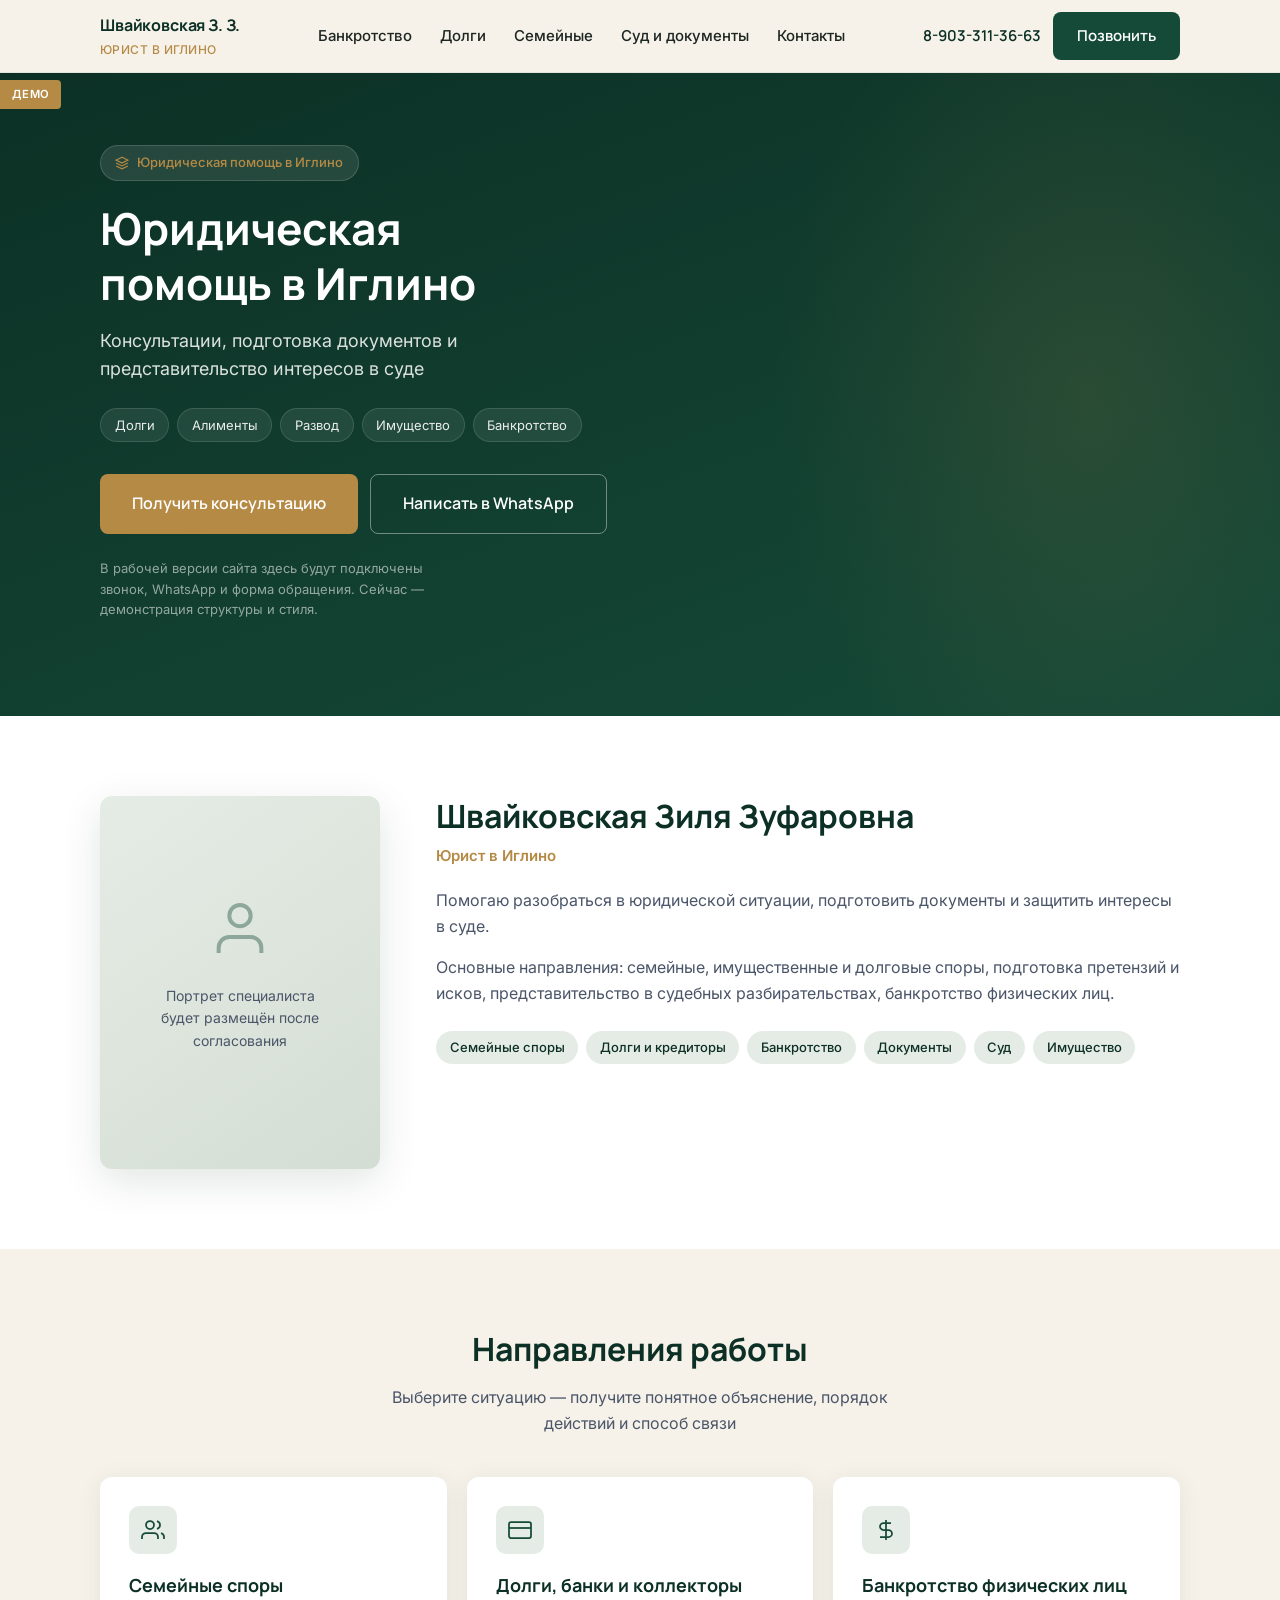
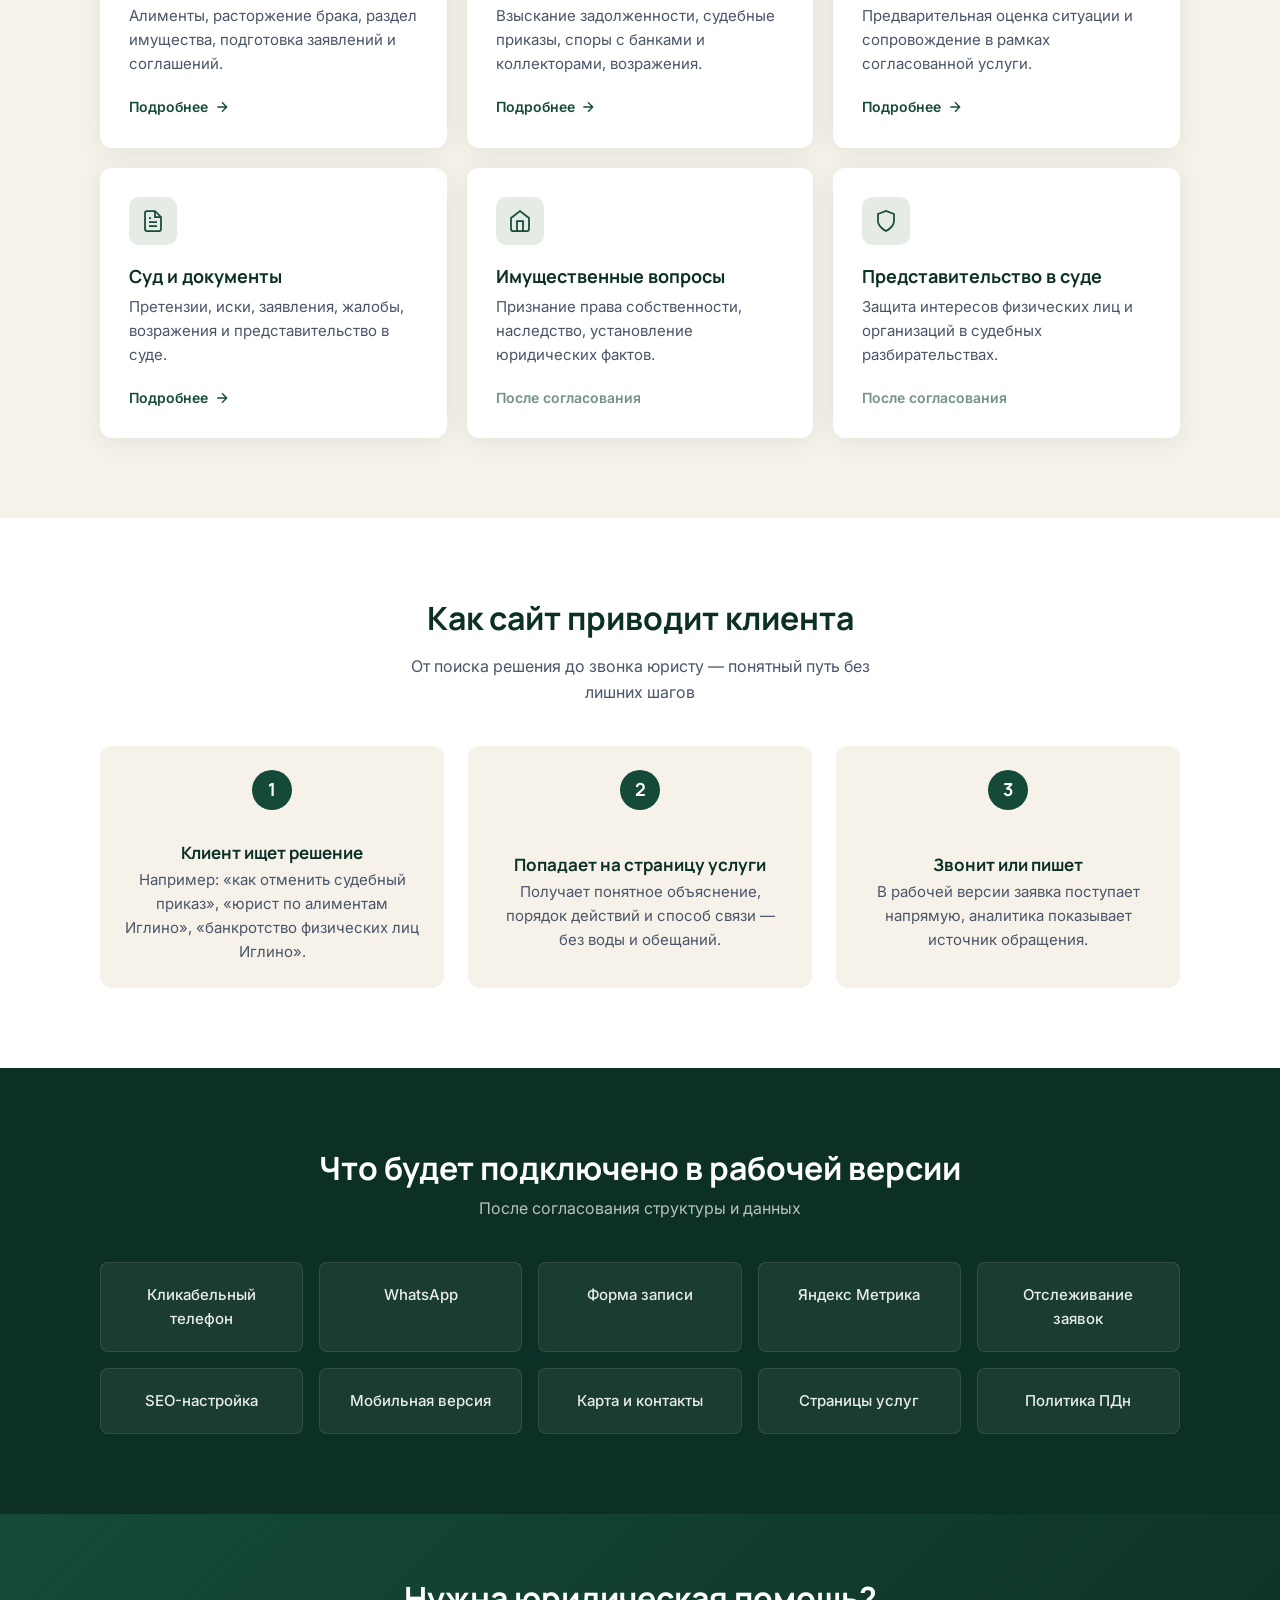
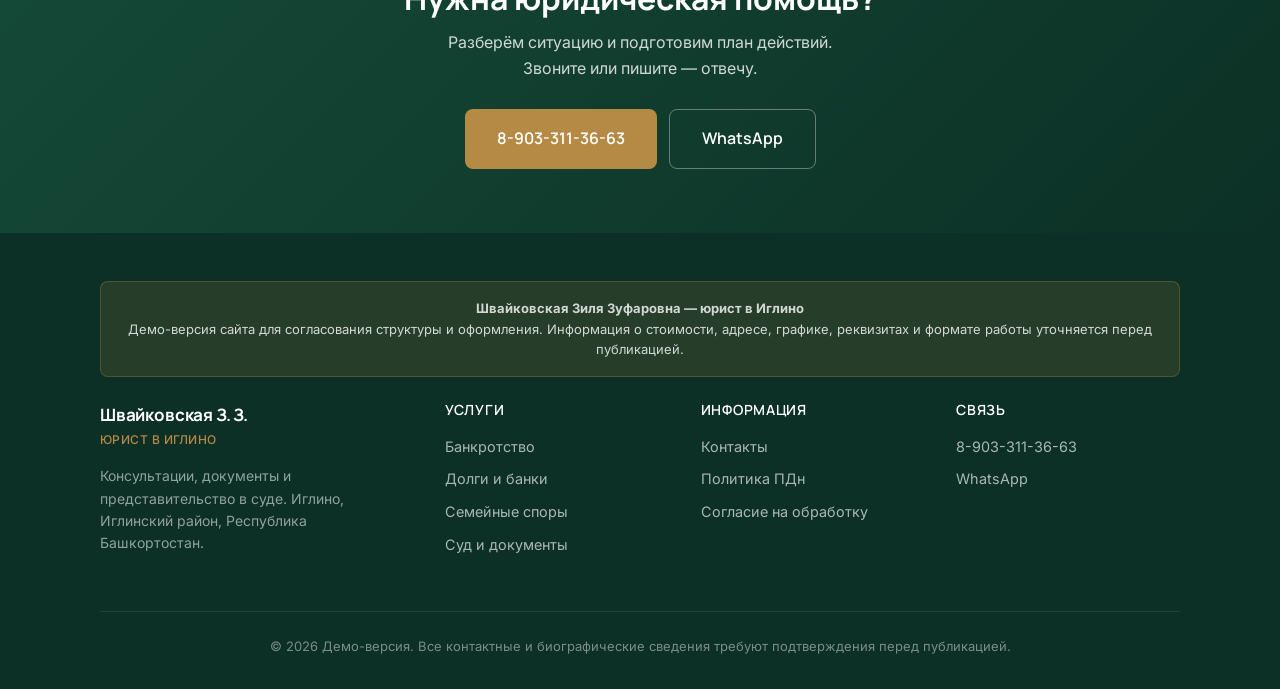
<file: index.html>
<!DOCTYPE html>
<html lang="ru">
<head>
  <meta charset="UTF-8">
  <meta name="viewport" content="width=device-width, initial-scale=1.0">
  <title>Юрист в Иглино — консультации, документы, суд | Швайковская Зиля</title>
  <meta name="description" content="Юридические консультации в Иглино: алименты, развод, долги, банкротство, документы и представительство в суде. Запись по телефону 8-903-311-36-63.">
  <link rel="preconnect" href="https://fonts.googleapis.com">
  <link rel="preconnect" href="https://fonts.gstatic.com" crossorigin>
  <link href="https://fonts.googleapis.com/css2?family=Inter:wght@400;500;600&family=Manrope:wght@600;700&display=swap" rel="stylesheet">
  <link rel="stylesheet" href="css/styles.css">
  <meta property="og:title" content="Юрист в Иглино — Швайковская Зиля Зуфаровна">
  <meta property="og:description" content="Консультации, подготовка документов и представительство в суде. Иглино, Иглинский район.">
  <meta property="og:type" content="website">
  <meta name="robots" content="noindex, nofollow">
</head>
<body>
  <div class="demo-badge">Демо</div>

  <header class="header" id="header">
    <div class="container header__inner">
      <a href="/" class="logo">
        <span class="logo__name">Швайковская З. З.</span>
        <span class="logo__role">Юрист в Иглино</span>
      </a>

      <nav class="nav">
        <a href="/bankrotstvo-fizicheskih-lic/">Банкротство</a>
        <a href="/dolgi-banki-kollektory/">Долги</a>
        <a href="/semejnye-spory/">Семейные</a>
        <a href="/sud-i-dokumenty/">Суд и документы</a>
        <a href="/kontakty/">Контакты</a>
      </nav>

      <div class="header__actions">
        <a href="tel:+79033113663" class="phone-link">8-903-311-36-63</a>
        <a href="tel:+79033113663" class="btn btn--primary">Позвонить</a>
        <button class="burger" id="burger" aria-label="Меню">
          <span></span><span></span><span></span>
        </button>
      </div>
    </div>
  </header>

  <div class="mobile-menu" id="mobileMenu">
    <nav>
      <a href="/">Главная</a>
      <a href="/bankrotstvo-fizicheskih-lic/">Банкротство физических лиц</a>
      <a href="/dolgi-banki-kollektory/">Долги, банки и коллекторы</a>
      <a href="/semejnye-spory/">Семейные споры</a>
      <a href="/sud-i-dokumenty/">Суд и юридические документы</a>
      <a href="/kontakty/">Контакты</a>
      <a href="tel:+79033113663" class="phone-link">8-903-311-36-63</a>
      <a href="https://wa.me/79033113663" class="btn btn--gold" style="margin-top:1rem">Написать в WhatsApp</a>
    </nav>
  </div>

  <main>
    <!-- Hero -->
    <section class="hero">
      <div class="container">
        <div class="hero__inner">
          <div>
            <div class="hero__badge">
              <svg width="14" height="14" viewBox="0 0 24 24" fill="none" stroke="currentColor" stroke-width="2"><path d="M12 2L2 7l10 5 10-5-10-5zM2 17l10 5 10-5M2 12l10 5 10-5"/></svg>
              Юридическая помощь в Иглино
            </div>
            <h1>Юридическая помощь в Иглино</h1>
            <p class="hero__subtitle">Консультации, подготовка документов и представительство интересов в суде</p>
            <div class="hero__tags">
              <span>Долги</span>
              <span>Алименты</span>
              <span>Развод</span>
              <span>Имущество</span>
              <span>Банкротство</span>
            </div>
            <div class="hero__cta">
              <a href="tel:+79033113663" class="btn btn--gold btn--lg">Получить консультацию</a>
              <a href="https://wa.me/79033113663?text=Здравствуйте!%20Хочу%20получить%20консультацию" class="btn btn--outline btn--lg" style="border-color:rgba(255,255,255,0.4);color:#fff">Написать в WhatsApp</a>
            </div>
            <p class="hero__note">В рабочей версии сайта здесь будут подключены звонок, WhatsApp и форма обращения. Сейчас — демонстрация структуры и стиля.</p>
          </div>
        </div>
      </div>
    </section>

    <!-- About -->
    <section class="section about">
      <div class="container">
        <div class="about__grid">
          <div class="about__photo">
            <div class="about__photo-placeholder">
              <svg viewBox="0 0 24 24" fill="none" stroke="currentColor" stroke-width="1.5"><path d="M20 21v-2a4 4 0 0 0-4-4H8a4 4 0 0 0-4 4v2"/><circle cx="12" cy="7" r="4"/></svg>
              <p>Портрет специалиста<br>будет размещён после согласования</p>
            </div>
          </div>
          <div class="about__content">
            <h2>Швайковская Зиля Зуфаровна</h2>
            <p class="about__role">Юрист в Иглино</p>
            <div class="about__text">
              <p>Помогаю разобраться в юридической ситуации, подготовить документы и защитить интересы в суде.</p>
              <p>Основные направления: семейные, имущественные и долговые споры, подготовка претензий и исков, представительство в судебных разбирательствах, банкротство физических лиц.</p>
            </div>
            <div class="about__directions">
              <span>Семейные споры</span>
              <span>Долги и кредиторы</span>
              <span>Банкротство</span>
              <span>Документы</span>
              <span>Суд</span>
              <span>Имущество</span>
            </div>
          </div>
        </div>
      </div>
    </section>

    <!-- Services -->
    <section class="section services">
      <div class="container">
        <div class="services__header">
          <h2>Направления работы</h2>
          <p>Выберите ситуацию — получите понятное объяснение, порядок действий и способ связи</p>
        </div>
        <div class="services__grid">
          <a href="/semejnye-spory/" class="service-card">
            <div class="service-card__icon">
              <svg viewBox="0 0 24 24" fill="none" stroke="currentColor" stroke-width="1.75"><path d="M17 21v-2a4 4 0 0 0-4-4H5a4 4 0 0 0-4 4v2"/><circle cx="9" cy="7" r="4"/><path d="M23 21v-2a4 4 0 0 0-3-3.87M16 3.13a4 4 0 0 1 0 7.75"/></svg>
            </div>
            <h3>Семейные споры</h3>
            <p>Алименты, расторжение брака, раздел имущества, подготовка заявлений и соглашений.</p>
            <span class="service-card__link">Подробнее <svg viewBox="0 0 24 24" fill="none" stroke="currentColor" stroke-width="2"><path d="M5 12h14M12 5l7 7-7 7"/></svg></span>
          </a>

          <a href="/dolgi-banki-kollektory/" class="service-card">
            <div class="service-card__icon">
              <svg viewBox="0 0 24 24" fill="none" stroke="currentColor" stroke-width="1.75"><rect x="1" y="4" width="22" height="16" rx="2"/><path d="M1 10h22"/></svg>
            </div>
            <h3>Долги, банки и коллекторы</h3>
            <p>Взыскание задолженности, судебные приказы, споры с банками и коллекторами, возражения.</p>
            <span class="service-card__link">Подробнее <svg viewBox="0 0 24 24" fill="none" stroke="currentColor" stroke-width="2"><path d="M5 12h14M12 5l7 7-7 7"/></svg></span>
          </a>

          <a href="/bankrotstvo-fizicheskih-lic/" class="service-card">
            <div class="service-card__icon">
              <svg viewBox="0 0 24 24" fill="none" stroke="currentColor" stroke-width="1.75"><path d="M12 2v20M17 5H9.5a3.5 3.5 0 0 0 0 7h5a3.5 3.5 0 0 1 0 7H6"/></svg>
            </div>
            <h3>Банкротство физических лиц</h3>
            <p>Предварительная оценка ситуации и сопровождение в рамках согласованной услуги.</p>
            <span class="service-card__link">Подробнее <svg viewBox="0 0 24 24" fill="none" stroke="currentColor" stroke-width="2"><path d="M5 12h14M12 5l7 7-7 7"/></svg></span>
          </a>

          <a href="/sud-i-dokumenty/" class="service-card">
            <div class="service-card__icon">
              <svg viewBox="0 0 24 24" fill="none" stroke="currentColor" stroke-width="1.75"><path d="M14 2H6a2 2 0 0 0-2 2v16a2 2 0 0 0 2 2h12a2 2 0 0 0 2-2V8z"/><path d="M14 2v6h6M16 13H8M16 17H8M10 9H8"/></svg>
            </div>
            <h3>Суд и документы</h3>
            <p>Претензии, иски, заявления, жалобы, возражения и представительство в суде.</p>
            <span class="service-card__link">Подробнее <svg viewBox="0 0 24 24" fill="none" stroke="currentColor" stroke-width="2"><path d="M5 12h14M12 5l7 7-7 7"/></svg></span>
          </a>

          <div class="service-card">
            <div class="service-card__icon">
              <svg viewBox="0 0 24 24" fill="none" stroke="currentColor" stroke-width="1.75"><path d="M3 9l9-7 9 7v11a2 2 0 0 1-2 2H5a2 2 0 0 1-2-2z"/><path d="M9 22V12h6v10"/></svg>
            </div>
            <h3>Имущественные вопросы</h3>
            <p>Признание права собственности, наследство, установление юридических фактов.</p>
            <span class="service-card__link" style="opacity:0.6">После согласования</span>
          </div>

          <div class="service-card">
            <div class="service-card__icon">
              <svg viewBox="0 0 24 24" fill="none" stroke="currentColor" stroke-width="1.75"><path d="M12 22s8-4 8-10V5l-8-3-8 3v7c0 6 8 10 8 10z"/></svg>
            </div>
            <h3>Представительство в суде</h3>
            <p>Защита интересов физических лиц и организаций в судебных разбирательствах.</p>
            <span class="service-card__link" style="opacity:0.6">После согласования</span>
          </div>
        </div>
      </div>
    </section>

    <!-- How it works -->
    <section class="section how">
      <div class="container">
        <div class="text-center" style="max-width:520px;margin:0 auto 2.5rem">
          <h2>Как сайт приводит клиента</h2>
          <p>От поиска решения до звонка юристу — понятный путь без лишних шагов</p>
        </div>
        <div class="how__steps">
          <div class="how__step">
            <div class="how__num">1</div>
            <div>
              <h3>Клиент ищет решение</h3>
              <p>Например: «как отменить судебный приказ», «юрист по алиментам Иглино», «банкротство физических лиц Иглино».</p>
            </div>
          </div>
          <div class="how__step">
            <div class="how__num">2</div>
            <div>
              <h3>Попадает на страницу услуги</h3>
              <p>Получает понятное объяснение, порядок действий и способ связи — без воды и обещаний.</p>
            </div>
          </div>
          <div class="how__step">
            <div class="how__num">3</div>
            <div>
              <h3>Звонит или пишет</h3>
              <p>В рабочей версии заявка поступает напрямую, аналитика показывает источник обращения.</p>
            </div>
          </div>
        </div>
      </div>
    </section>

    <!-- Features -->
    <section class="section features">
      <div class="container">
        <h2>Что будет подключено в рабочей версии</h2>
        <p class="features__sub">После согласования структуры и данных</p>
        <div class="features__grid">
          <div class="feature-item"><span>Кликабельный телефон</span></div>
          <div class="feature-item"><span>WhatsApp</span></div>
          <div class="feature-item"><span>Форма записи</span></div>
          <div class="feature-item"><span>Яндекс Метрика</span></div>
          <div class="feature-item"><span>Отслеживание заявок</span></div>
          <div class="feature-item"><span>SEO-настройка</span></div>
          <div class="feature-item"><span>Мобильная версия</span></div>
          <div class="feature-item"><span>Карта и контакты</span></div>
          <div class="feature-item"><span>Страницы услуг</span></div>
          <div class="feature-item"><span>Политика ПДн</span></div>
        </div>
      </div>
    </section>

    <!-- CTA -->
    <section class="cta-block">
      <div class="container">
        <h2>Нужна юридическая помощь?</h2>
        <p>Разберём ситуацию и подготовим план действий. Звоните или пишите — отвечу.</p>
        <div class="cta-block__actions">
          <a href="tel:+79033113663" class="btn btn--gold btn--lg">8-903-311-36-63</a>
          <a href="https://wa.me/79033113663" class="btn btn--outline btn--lg" style="border-color:rgba(255,255,255,0.35);color:#fff">WhatsApp</a>
        </div>
      </div>
    </section>
  </main>

  <footer class="footer">
    <div class="container">
      <div class="footer__demo-note">
        <strong>Швайковская Зиля Зуфаровна — юрист в Иглино</strong><br>
        Демо-версия сайта для согласования структуры и оформления. Информация о стоимости, адресе, графике, реквизитах и формате работы уточняется перед публикацией.
      </div>
      <div class="footer__grid">
        <div class="footer__brand">
          <div class="logo">
            <span class="logo__name">Швайковская З. З.</span>
            <span class="logo__role">Юрист в Иглино</span>
          </div>
          <p>Консультации, документы и представительство в суде. Иглино, Иглинский район, Республика Башкортостан.</p>
        </div>
        <div>
          <h4>Услуги</h4>
          <div class="footer__links">
            <a href="/bankrotstvo-fizicheskih-lic/">Банкротство</a>
            <a href="/dolgi-banki-kollektory/">Долги и банки</a>
            <a href="/semejnye-spory/">Семейные споры</a>
            <a href="/sud-i-dokumenty/">Суд и документы</a>
          </div>
        </div>
        <div>
          <h4>Информация</h4>
          <div class="footer__links">
            <a href="/kontakty/">Контакты</a>
            <a href="/privacy/">Политика ПДн</a>
            <a href="/consent/">Согласие на обработку</a>
          </div>
        </div>
        <div>
          <h4>Связь</h4>
          <div class="footer__links">
            <a href="tel:+79033113663">8-903-311-36-63</a>
            <a href="https://wa.me/79033113663">WhatsApp</a>
          </div>
        </div>
      </div>
      <div class="footer__bottom">
        © 2026 Демо-версия. Все контактные и биографические сведения требуют подтверждения перед публикацией.
      </div>
    </div>
  </footer>

  <div class="sticky-call">
    <a href="tel:+79033113663" class="call" aria-label="Позвонить">
      <svg viewBox="0 0 24 24" fill="none" stroke="currentColor" stroke-width="2"><path d="M22 16.92v3a2 2 0 0 1-2.18 2 19.79 19.79 0 0 1-8.63-3.07 19.5 19.5 0 0 1-6-6 19.79 19.79 0 0 1-3.07-8.67A2 2 0 0 1 4.11 2h3a2 2 0 0 1 2 1.72 12.84 12.84 0 0 0 .7 2.81 2 2 0 0 1-.45 2.11L8.09 9.91a16 16 0 0 0 6 6l1.27-1.27a2 2 0 0 1 2.11-.45 12.84 12.84 0 0 0 2.81.7A2 2 0 0 1 22 16.92z"/></svg>
    </a>
    <a href="https://wa.me/79033113663" class="wa" aria-label="WhatsApp">
      <svg viewBox="0 0 24 24" fill="currentColor"><path d="M17.472 14.382c-.297-.149-1.758-.867-2.03-.967-.273-.099-.471-.148-.67.15-.197.297-.767.966-.94 1.164-.173.199-.347.223-.644.075-.297-.15-1.255-.463-2.39-1.475-.883-.788-1.48-1.761-1.653-2.059-.173-.297-.018-.458.13-.606.134-.133.298-.347.446-.52.149-.174.198-.298.298-.497.099-.198.05-.371-.025-.52-.075-.149-.669-1.612-.916-2.207-.242-.579-.487-.5-.669-.51-.173-.008-.371-.01-.57-.01-.198 0-.52.074-.792.372-.272.297-1.04 1.016-1.04 2.479 0 1.462 1.065 2.875 1.213 3.074.149.198 2.096 3.2 5.077 4.487.709.306 1.262.489 1.694.625.712.227 1.36.195 1.871.118.571-.085 1.758-.719 2.006-1.413.248-.694.248-1.289.173-1.413-.074-.124-.272-.198-.57-.347m-5.421 7.403h-.004a9.87 9.87 0 01-5.031-1.378l-.361-.214-3.741.982.998-3.648-.235-.374a9.86 9.86 0 01-1.51-5.26c.001-5.45 4.436-9.884 9.888-9.884 2.64 0 5.122 1.03 6.988 2.898a9.825 9.825 0 012.893 6.994c-.003 5.45-4.435 9.884-9.885 9.884m8.413-18.297A11.815 11.815 0 0012.05 0C5.495 0 .16 5.335.157 11.892c0 2.096.547 4.142 1.588 5.945L.057 24l6.305-1.654a11.882 11.882 0 005.683 1.448h.005c6.554 0 11.89-5.335 11.893-11.893a11.821 11.821 0 00-3.48-8.413z"/></svg>
    </a>
  </div>

  <script>
    const burger = document.getElementById('burger');
    const mobileMenu = document.getElementById('mobileMenu');
    const header = document.getElementById('header');

    burger.addEventListener('click', () => {
      burger.classList.toggle('active');
      mobileMenu.classList.toggle('open');
      document.body.style.overflow = mobileMenu.classList.contains('open') ? 'hidden' : '';
    });

    mobileMenu.querySelectorAll('a').forEach(link => {
      link.addEventListener('click', () => {
        burger.classList.remove('active');
        mobileMenu.classList.remove('open');
        document.body.style.overflow = '';
      });
    });

    window.addEventListener('scroll', () => {
      header.classList.toggle('scrolled', window.scrollY > 20);
    });
  </script>
</body>
</html>
</file>
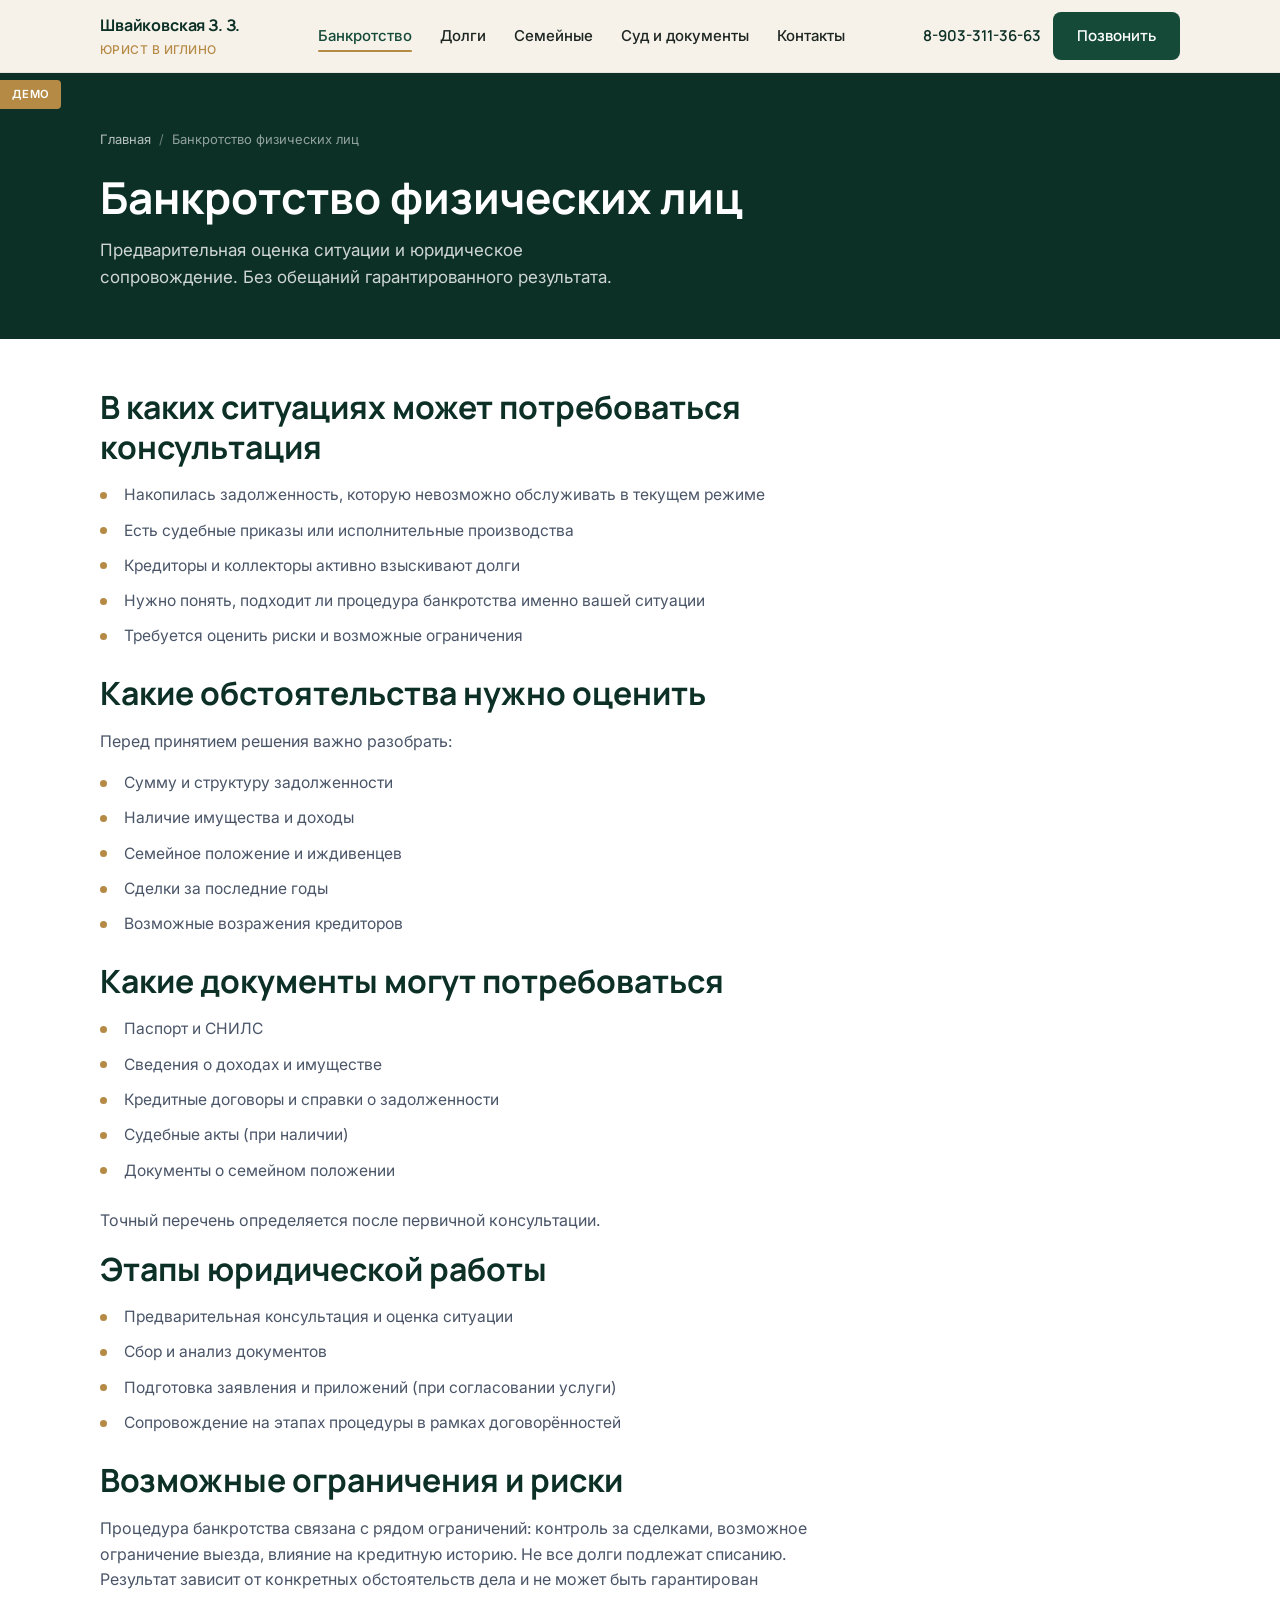
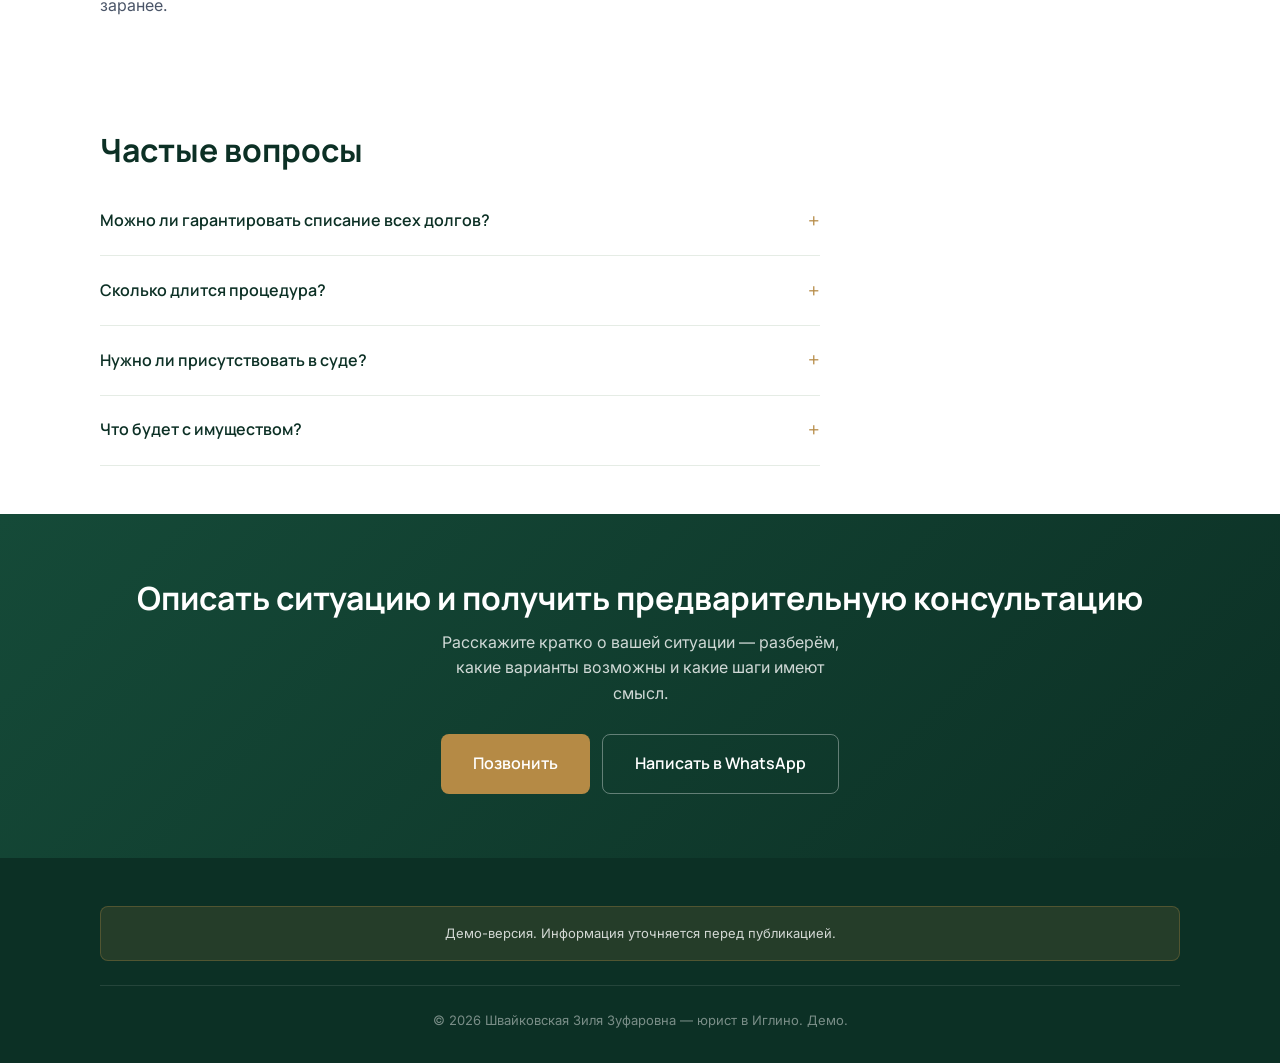
<file: bankrotstvo-fizicheskih-lic/index.html>
<!DOCTYPE html>
<html lang="ru">
<head>
  <meta charset="UTF-8">
  <meta name="viewport" content="width=device-width, initial-scale=1.0">
  <title>Банкротство физических лиц в Иглино — юрист Швайковская Зиля</title>
  <meta name="description" content="Консультация по банкротству физических лиц в Иглино. Оценка ситуации, подготовка документов, сопровождение. Без обещаний гарантированного списания.">
  <link rel="preconnect" href="https://fonts.googleapis.com">
  <link rel="preconnect" href="https://fonts.gstatic.com" crossorigin>
  <link href="https://fonts.googleapis.com/css2?family=Inter:wght@400;500;600&family=Manrope:wght@600;700&display=swap" rel="stylesheet">
  <link rel="stylesheet" href="../css/styles.css">
  <meta name="robots" content="noindex, nofollow">
</head>
<body>
  <div class="demo-badge">Демо</div>

  <header class="header" id="header">
    <div class="container header__inner">
      <a href="/" class="logo">
        <span class="logo__name">Швайковская З. З.</span>
        <span class="logo__role">Юрист в Иглино</span>
      </a>
      <nav class="nav">
        <a href="/bankrotstvo-fizicheskih-lic/" class="active">Банкротство</a>
        <a href="/dolgi-banki-kollektory/">Долги</a>
        <a href="/semejnye-spory/">Семейные</a>
        <a href="/sud-i-dokumenty/">Суд и документы</a>
        <a href="/kontakty/">Контакты</a>
      </nav>
      <div class="header__actions">
        <a href="tel:+79033113663" class="phone-link">8-903-311-36-63</a>
        <a href="tel:+79033113663" class="btn btn--primary">Позвонить</a>
        <button class="burger" id="burger" aria-label="Меню"><span></span><span></span><span></span></button>
      </div>
    </div>
  </header>

  <div class="mobile-menu" id="mobileMenu">
    <nav>
      <a href="/">Главная</a>
      <a href="/bankrotstvo-fizicheskih-lic/">Банкротство физических лиц</a>
      <a href="/dolgi-banki-kollektory/">Долги, банки и коллекторы</a>
      <a href="/semejnye-spory/">Семейные споры</a>
      <a href="/sud-i-dokumenty/">Суд и юридические документы</a>
      <a href="/kontakty/">Контакты</a>
      <a href="tel:+79033113663" class="phone-link">8-903-311-36-63</a>
    </nav>
  </div>

  <main>
    <section class="page-hero">
      <div class="container">
        <div class="breadcrumb">
          <a href="/">Главная</a> <span>/</span> Банкротство физических лиц
        </div>
        <h1>Банкротство физических лиц</h1>
        <p>Предварительная оценка ситуации и юридическое сопровождение. Без обещаний гарантированного результата.</p>
      </div>
    </section>

    <section class="content-section">
      <div class="container">
        <div class="content-block">
          <h2>В каких ситуациях может потребоваться консультация</h2>
          <ul>
            <li>Накопилась задолженность, которую невозможно обслуживать в текущем режиме</li>
            <li>Есть судебные приказы или исполнительные производства</li>
            <li>Кредиторы и коллекторы активно взыскивают долги</li>
            <li>Нужно понять, подходит ли процедура банкротства именно вашей ситуации</li>
            <li>Требуется оценить риски и возможные ограничения</li>
          </ul>

          <h2>Какие обстоятельства нужно оценить</h2>
          <p>Перед принятием решения важно разобрать:</p>
          <ul>
            <li>Сумму и структуру задолженности</li>
            <li>Наличие имущества и доходы</li>
            <li>Семейное положение и иждивенцев</li>
            <li>Сделки за последние годы</li>
            <li>Возможные возражения кредиторов</li>
          </ul>

          <h2>Какие документы могут потребоваться</h2>
          <ul>
            <li>Паспорт и СНИЛС</li>
            <li>Сведения о доходах и имуществе</li>
            <li>Кредитные договоры и справки о задолженности</li>
            <li>Судебные акты (при наличии)</li>
            <li>Документы о семейном положении</li>
          </ul>
          <p>Точный перечень определяется после первичной консультации.</p>

          <h2>Этапы юридической работы</h2>
          <ul>
            <li>Предварительная консультация и оценка ситуации</li>
            <li>Сбор и анализ документов</li>
            <li>Подготовка заявления и приложений (при согласовании услуги)</li>
            <li>Сопровождение на этапах процедуры в рамках договорённостей</li>
          </ul>

          <h2>Возможные ограничения и риски</h2>
          <p>Процедура банкротства связана с рядом ограничений: контроль за сделками, возможное ограничение выезда, влияние на кредитную историю. Не все долги подлежат списанию. Результат зависит от конкретных обстоятельств дела и не может быть гарантирован заранее.</p>
        </div>
      </div>
    </section>

    <section class="content-section" style="background:var(--white)">
      <div class="container">
        <div class="faq">
          <h2>Частые вопросы</h2>
          <details class="faq-item">
            <summary>Можно ли гарантировать списание всех долгов?</summary>
            <p>Нет. Юрист не даёт гарантий результата. Каждая ситуация индивидуальна, итог зависит от обстоятельств дела, позиции кредиторов и решения суда.</p>
          </details>
          <details class="faq-item">
            <summary>Сколько длится процедура?</summary>
            <p>Сроки зависят от сложности дела и загруженности суда. Точные ориентиры обсуждаются на консультации после изучения документов.</p>
          </details>
          <details class="faq-item">
            <summary>Нужно ли присутствовать в суде?</summary>
            <p>Это зависит от формата сопровождения и требований суда. Вопросы представительства обсуждаются отдельно.</p>
          </details>
          <details class="faq-item">
            <summary>Что будет с имуществом?</summary>
            <p>Есть имущество, которое не подлежит реализации. Конкретный анализ возможен только после изучения вашей ситуации.</p>
          </details>
        </div>
      </div>
    </section>

    <section class="cta-block">
      <div class="container">
        <h2>Описать ситуацию и получить предварительную консультацию</h2>
        <p>Расскажите кратко о вашей ситуации — разберём, какие варианты возможны и какие шаги имеют смысл.</p>
        <div class="cta-block__actions">
          <a href="tel:+79033113663" class="btn btn--gold btn--lg">Позвонить</a>
          <a href="https://wa.me/79033113663?text=Здравствуйте!%20Хочу%20проконсультироваться%20по%20банкротству" class="btn btn--outline btn--lg" style="border-color:rgba(255,255,255,0.35);color:#fff">Написать в WhatsApp</a>
        </div>
      </div>
    </section>
  </main>

  <footer class="footer">
    <div class="container">
      <div class="footer__demo-note">
        Демо-версия. Информация уточняется перед публикацией.
      </div>
      <div class="footer__bottom">
        © 2026 Швайковская Зиля Зуфаровна — юрист в Иглино. Демо.
      </div>
    </div>
  </footer>

  <div class="sticky-call">
    <a href="tel:+79033113663" class="call" aria-label="Позвонить"><svg viewBox="0 0 24 24" fill="none" stroke="currentColor" stroke-width="2"><path d="M22 16.92v3a2 2 0 0 1-2.18 2 19.79 19.79 0 0 1-8.63-3.07 19.5 19.5 0 0 1-6-6 19.79 19.79 0 0 1-3.07-8.67A2 2 0 0 1 4.11 2h3a2 2 0 0 1 2 1.72 12.84 12.84 0 0 0 .7 2.81 2 2 0 0 1-.45 2.11L8.09 9.91a16 16 0 0 0 6 6l1.27-1.27a2 2 0 0 1 2.11-.45 12.84 12.84 0 0 0 2.81.7A2 2 0 0 1 22 16.92z"/></svg></a>
    <a href="https://wa.me/79033113663" class="wa" aria-label="WhatsApp"><svg viewBox="0 0 24 24" fill="currentColor"><path d="M17.472 14.382c-.297-.149-1.758-.867-2.03-.967-.273-.099-.471-.148-.67.15-.197.297-.767.966-.94 1.164-.173.199-.347.223-.644.075-.297-.15-1.255-.463-2.39-1.475-.883-.788-1.48-1.761-1.653-2.059-.173-.297-.018-.458.13-.606.134-.133.298-.347.446-.52.149-.174.198-.298.298-.497.099-.198.05-.371-.025-.52-.075-.149-.669-1.612-.916-2.207-.242-.579-.487-.5-.669-.51-.173-.008-.371-.01-.57-.01-.198 0-.52.074-.792.372-.272.297-1.04 1.016-1.04 2.479 0 1.462 1.065 2.875 1.213 3.074.149.198 2.096 3.2 5.077 4.487.709.306 1.262.489 1.694.625.712.227 1.36.195 1.871.118.571-.085 1.758-.719 2.006-1.413.248-.694.248-1.289.173-1.413-.074-.124-.272-.198-.57-.347m-5.421 7.403h-.004a9.87 9.87 0 01-5.031-1.378l-.361-.214-3.741.982.998-3.648-.235-.374a9.86 9.86 0 01-1.51-5.26c.001-5.45 4.436-9.884 9.888-9.884 2.64 0 5.122 1.03 6.988 2.898a9.825 9.825 0 012.893 6.994c-.003 5.45-4.435 9.884-9.885 9.884m8.413-18.297A11.815 11.815 0 0012.05 0C5.495 0 .16 5.335.157 11.892c0 2.096.547 4.142 1.588 5.945L.057 24l6.305-1.654a11.882 11.882 0 005.683 1.448h.005c6.554 0 11.89-5.335 11.893-11.893a11.821 11.821 0 00-3.48-8.413z"/></svg></a>
  </div>

  <script>
    const burger = document.getElementById('burger');
    const mobileMenu = document.getElementById('mobileMenu');
    burger.addEventListener('click', () => {
      burger.classList.toggle('active');
      mobileMenu.classList.toggle('open');
      document.body.style.overflow = mobileMenu.classList.contains('open') ? 'hidden' : '';
    });
    mobileMenu.querySelectorAll('a').forEach(l => l.addEventListener('click', () => {
      burger.classList.remove('active'); mobileMenu.classList.remove('open'); document.body.style.overflow = '';
    }));
    window.addEventListener('scroll', () => document.getElementById('header').classList.toggle('scrolled', window.scrollY > 20));
  </script>
</body>
</html>
</file>
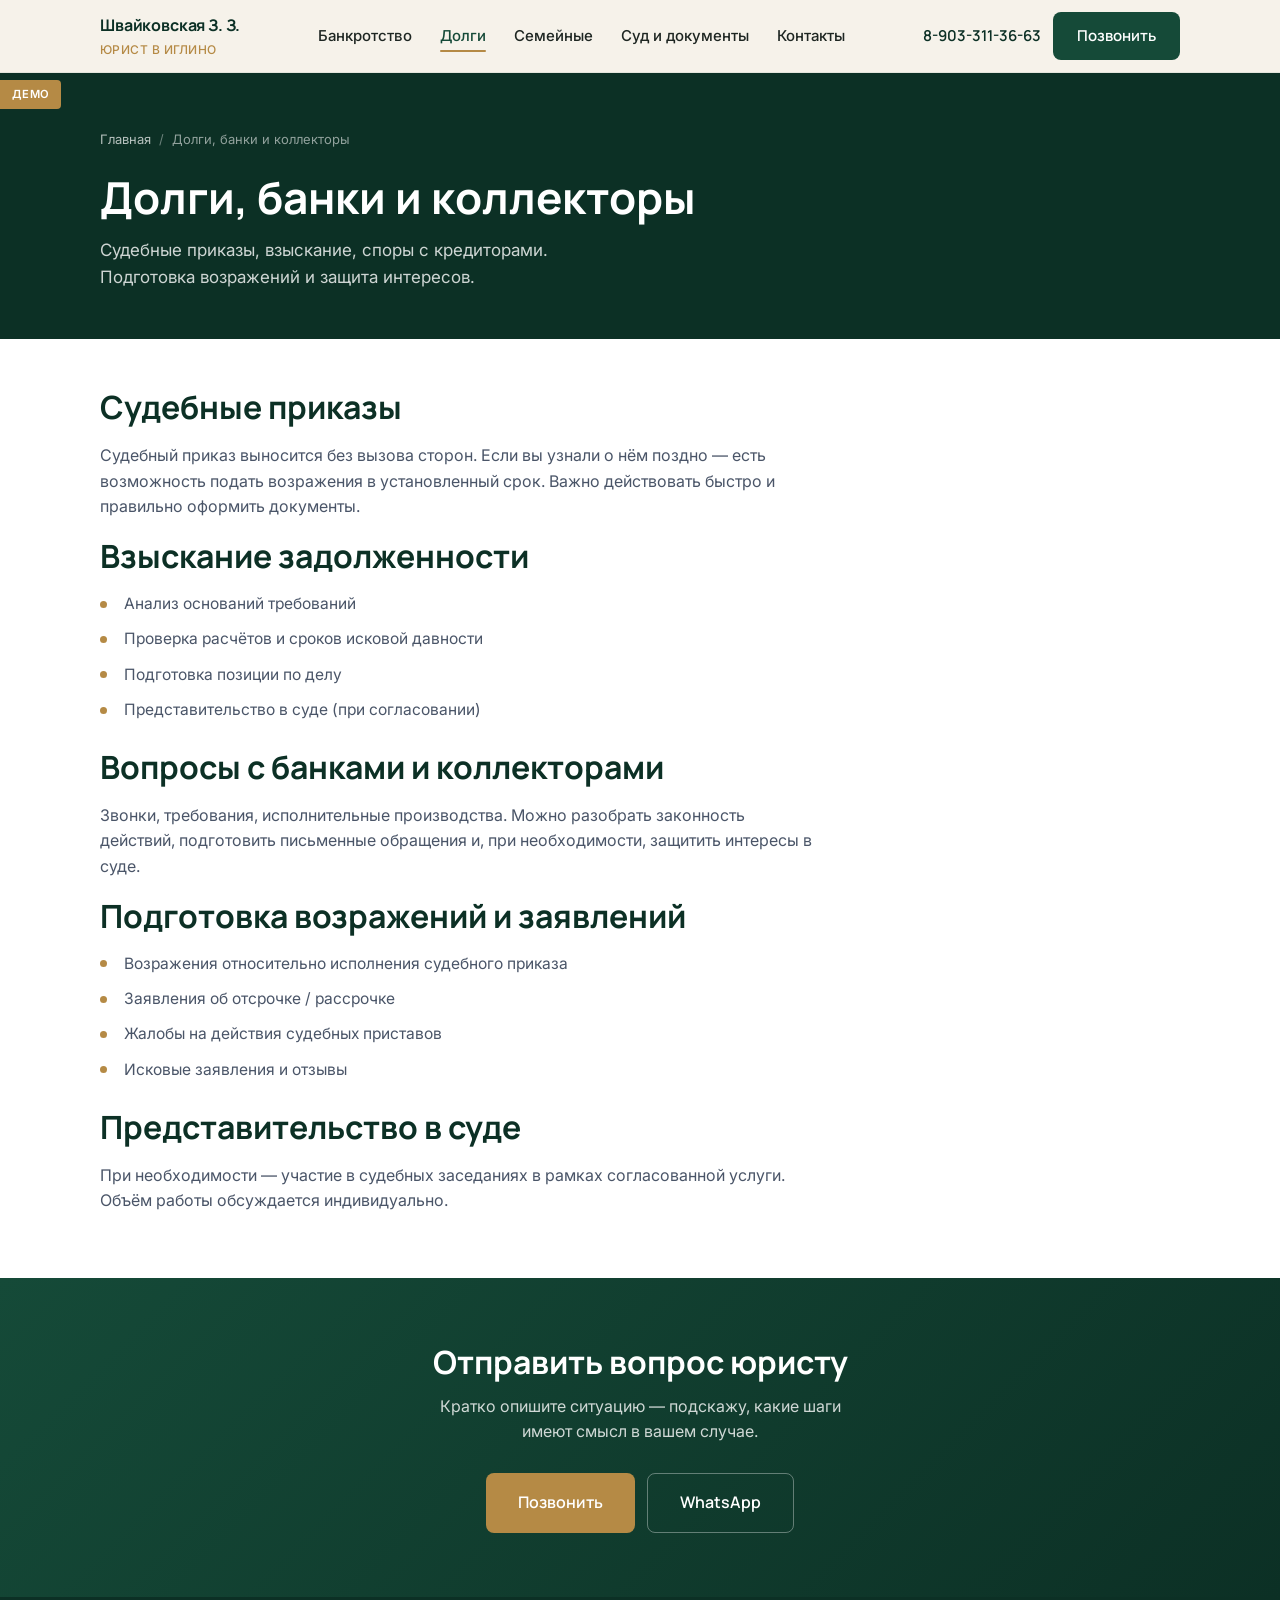
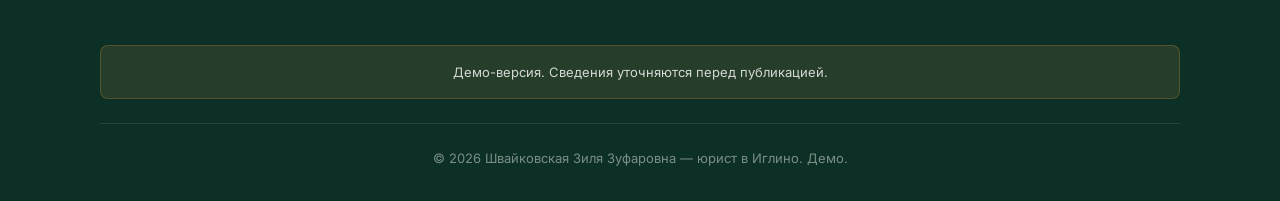
<file: dolgi-banki-kollektory/index.html>
<!DOCTYPE html>
<html lang="ru">
<head>
  <meta charset="UTF-8">
  <meta name="viewport" content="width=device-width, initial-scale=1.0">
  <title>Долги, банки и коллекторы — юрист в Иглино | Швайковская Зиля</title>
  <meta name="description" content="Помощь при взыскании задолженности, судебных приказах, спорах с банками и коллекторами в Иглино.">
  <link rel="preconnect" href="https://fonts.googleapis.com">
  <link rel="preconnect" href="https://fonts.gstatic.com" crossorigin>
  <link href="https://fonts.googleapis.com/css2?family=Inter:wght@400;500;600&family=Manrope:wght@600;700&display=swap" rel="stylesheet">
  <link rel="stylesheet" href="../css/styles.css">
  <meta name="robots" content="noindex, nofollow">
</head>
<body>
  <div class="demo-badge">Демо</div>
  <header class="header" id="header">
    <div class="container header__inner">
      <a href="/" class="logo"><span class="logo__name">Швайковская З. З.</span><span class="logo__role">Юрист в Иглино</span></a>
      <nav class="nav">
        <a href="/bankrotstvo-fizicheskih-lic/">Банкротство</a>
        <a href="/dolgi-banki-kollektory/" class="active">Долги</a>
        <a href="/semejnye-spory/">Семейные</a>
        <a href="/sud-i-dokumenty/">Суд и документы</a>
        <a href="/kontakty/">Контакты</a>
      </nav>
      <div class="header__actions">
        <a href="tel:+79033113663" class="phone-link">8-903-311-36-63</a>
        <a href="tel:+79033113663" class="btn btn--primary">Позвонить</a>
        <button class="burger" id="burger" aria-label="Меню"><span></span><span></span><span></span></button>
      </div>
    </div>
  </header>
  <div class="mobile-menu" id="mobileMenu">
    <nav>
      <a href="/">Главная</a>
      <a href="/bankrotstvo-fizicheskih-lic/">Банкротство</a>
      <a href="/dolgi-banki-kollektory/">Долги, банки и коллекторы</a>
      <a href="/semejnye-spory/">Семейные споры</a>
      <a href="/sud-i-dokumenty/">Суд и документы</a>
      <a href="/kontakty/">Контакты</a>
      <a href="tel:+79033113663" class="phone-link">8-903-311-36-63</a>
    </nav>
  </div>
  <main>
    <section class="page-hero">
      <div class="container">
        <div class="breadcrumb"><a href="/">Главная</a> <span>/</span> Долги, банки и коллекторы</div>
        <h1>Долги, банки и коллекторы</h1>
        <p>Судебные приказы, взыскание, споры с кредиторами. Подготовка возражений и защита интересов.</p>
      </div>
    </section>
    <section class="content-section">
      <div class="container">
        <div class="content-block">
          <h2>Судебные приказы</h2>
          <p>Судебный приказ выносится без вызова сторон. Если вы узнали о нём поздно — есть возможность подать возражения в установленный срок. Важно действовать быстро и правильно оформить документы.</p>
          <h2>Взыскание задолженности</h2>
          <ul>
            <li>Анализ оснований требований</li>
            <li>Проверка расчётов и сроков исковой давности</li>
            <li>Подготовка позиции по делу</li>
            <li>Представительство в суде (при согласовании)</li>
          </ul>
          <h2>Вопросы с банками и коллекторами</h2>
          <p>Звонки, требования, исполнительные производства. Можно разобрать законность действий, подготовить письменные обращения и, при необходимости, защитить интересы в суде.</p>
          <h2>Подготовка возражений и заявлений</h2>
          <ul>
            <li>Возражения относительно исполнения судебного приказа</li>
            <li>Заявления об отсрочке / рассрочке</li>
            <li>Жалобы на действия судебных приставов</li>
            <li>Исковые заявления и отзывы</li>
          </ul>
          <h2>Представительство в суде</h2>
          <p>При необходимости — участие в судебных заседаниях в рамках согласованной услуги. Объём работы обсуждается индивидуально.</p>
        </div>
      </div>
    </section>
    <section class="cta-block">
      <div class="container">
        <h2>Отправить вопрос юристу</h2>
        <p>Кратко опишите ситуацию — подскажу, какие шаги имеют смысл в вашем случае.</p>
        <div class="cta-block__actions">
          <a href="tel:+79033113663" class="btn btn--gold btn--lg">Позвонить</a>
          <a href="https://wa.me/79033113663?text=Здравствуйте!%20Вопрос%20по%20долгам" class="btn btn--outline btn--lg" style="border-color:rgba(255,255,255,0.35);color:#fff">WhatsApp</a>
        </div>
      </div>
    </section>
  </main>
  <footer class="footer">
    <div class="container">
      <div class="footer__demo-note">Демо-версия. Сведения уточняются перед публикацией.</div>
      <div class="footer__bottom">© 2026 Швайковская Зиля Зуфаровна — юрист в Иглино. Демо.</div>
    </div>
  </footer>
  <div class="sticky-call">
    <a href="tel:+79033113663" class="call" aria-label="Позвонить"><svg viewBox="0 0 24 24" fill="none" stroke="currentColor" stroke-width="2"><path d="M22 16.92v3a2 2 0 0 1-2.18 2 19.79 19.79 0 0 1-8.63-3.07 19.5 19.5 0 0 1-6-6 19.79 19.79 0 0 1-3.07-8.67A2 2 0 0 1 4.11 2h3a2 2 0 0 1 2 1.72 12.84 12.84 0 0 0 .7 2.81 2 2 0 0 1-.45 2.11L8.09 9.91a16 16 0 0 0 6 6l1.27-1.27a2 2 0 0 1 2.11-.45 12.84 12.84 0 0 0 2.81.7A2 2 0 0 1 22 16.92z"/></svg></a>
    <a href="https://wa.me/79033113663" class="wa" aria-label="WhatsApp"><svg viewBox="0 0 24 24" fill="currentColor"><path d="M17.472 14.382c-.297-.149-1.758-.867-2.03-.967-.273-.099-.471-.148-.67.15-.197.297-.767.966-.94 1.164-.173.199-.347.223-.644.075-.297-.15-1.255-.463-2.39-1.475-.883-.788-1.48-1.761-1.653-2.059-.173-.297-.018-.458.13-.606.134-.133.298-.347.446-.52.149-.174.198-.298.298-.497.099-.198.05-.371-.025-.52-.075-.149-.669-1.612-.916-2.207-.242-.579-.487-.5-.669-.51-.173-.008-.371-.01-.57-.01-.198 0-.52.074-.792.372-.272.297-1.04 1.016-1.04 2.479 0 1.462 1.065 2.875 1.213 3.074.149.198 2.096 3.2 5.077 4.487.709.306 1.262.489 1.694.625.712.227 1.36.195 1.871.118.571-.085 1.758-.719 2.006-1.413.248-.694.248-1.289.173-1.413-.074-.124-.272-.198-.57-.347m-5.421 7.403h-.004a9.87 9.87 0 01-5.031-1.378l-.361-.214-3.741.982.998-3.648-.235-.374a9.86 9.86 0 01-1.51-5.26c.001-5.45 4.436-9.884 9.888-9.884 2.64 0 5.122 1.03 6.988 2.898a9.825 9.825 0 012.893 6.994c-.003 5.45-4.435 9.884-9.885 9.884m8.413-18.297A11.815 11.815 0 0012.05 0C5.495 0 .16 5.335.157 11.892c0 2.096.547 4.142 1.588 5.945L.057 24l6.305-1.654a11.882 11.882 0 005.683 1.448h.005c6.554 0 11.89-5.335 11.893-11.893a11.821 11.821 0 00-3.48-8.413z"/></svg></a>
  </div>
  <script>
    const burger = document.getElementById('burger');
    const mobileMenu = document.getElementById('mobileMenu');
    burger.addEventListener('click', () => { burger.classList.toggle('active'); mobileMenu.classList.toggle('open'); document.body.style.overflow = mobileMenu.classList.contains('open') ? 'hidden' : ''; });
    mobileMenu.querySelectorAll('a').forEach(l => l.addEventListener('click', () => { burger.classList.remove('active'); mobileMenu.classList.remove('open'); document.body.style.overflow = ''; }));
    window.addEventListener('scroll', () => document.getElementById('header').classList.toggle('scrolled', window.scrollY > 20));
  </script>
</body>
</html>
</file>
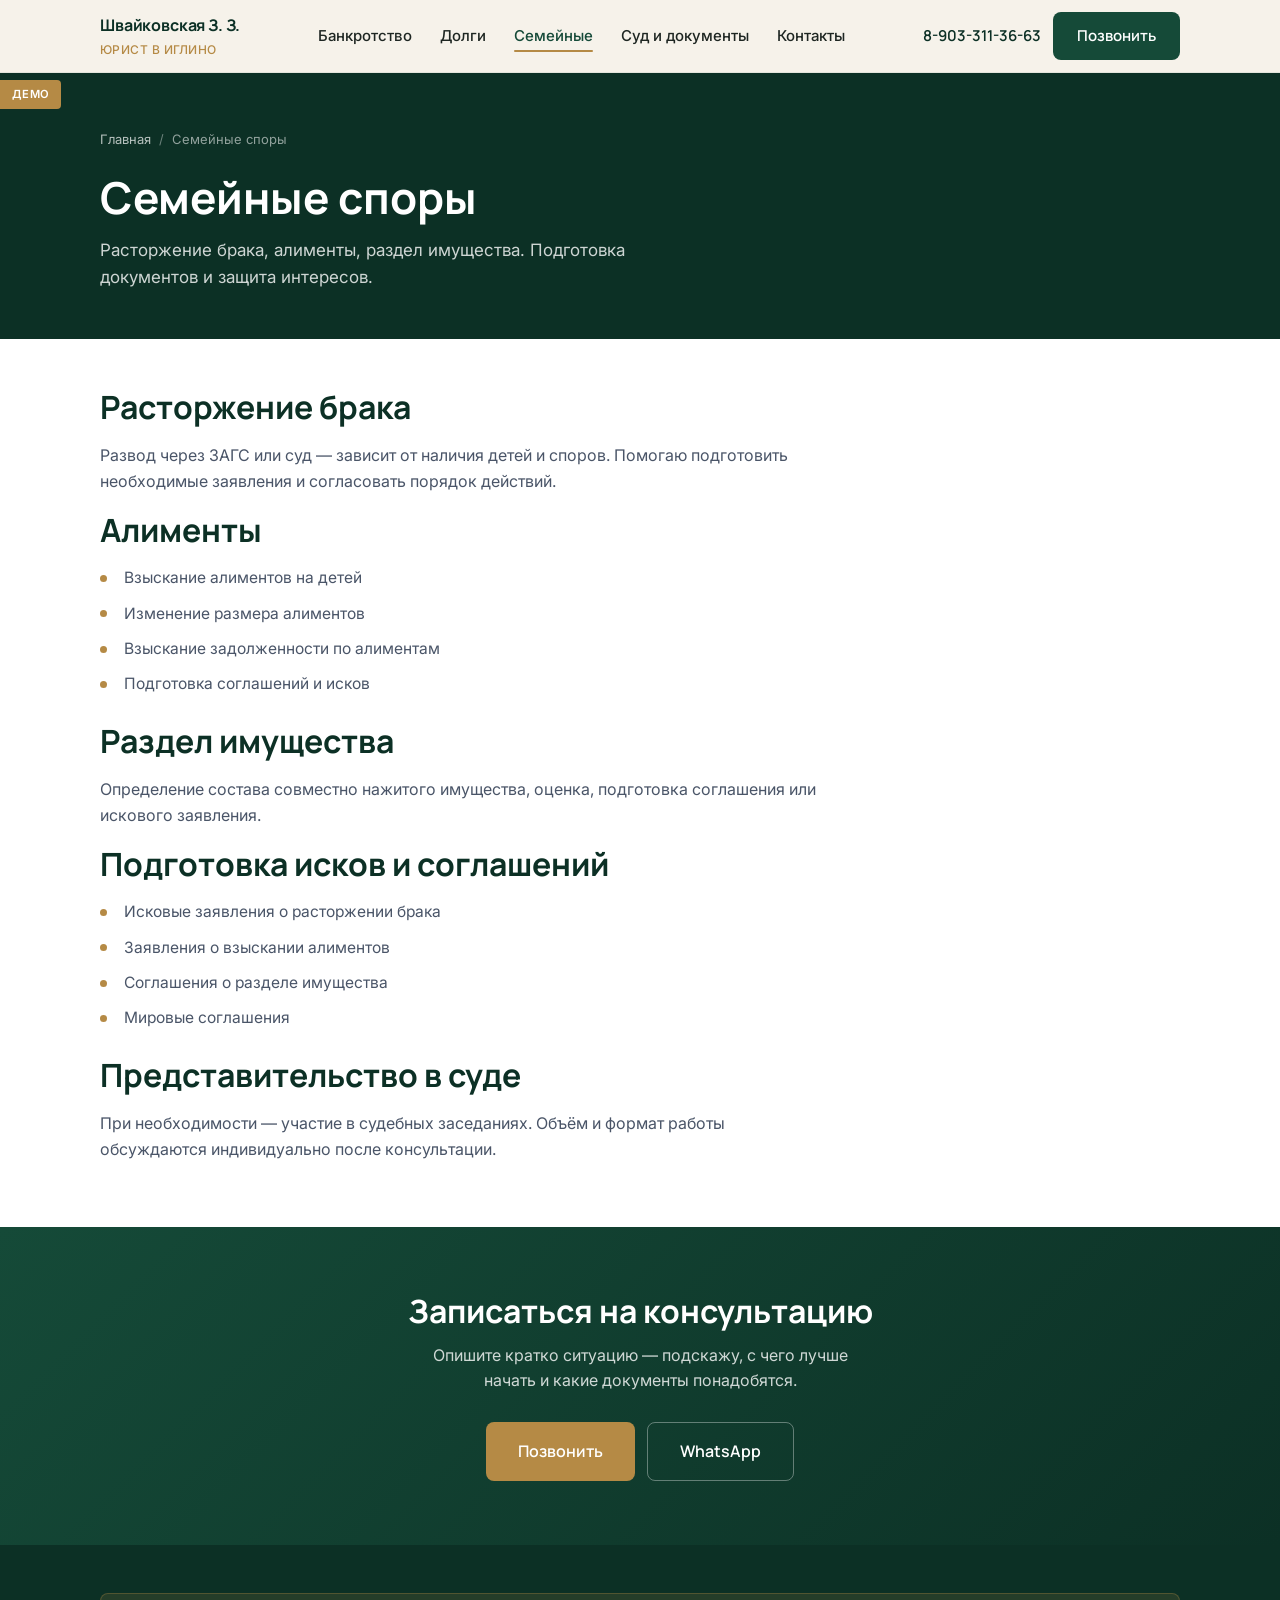
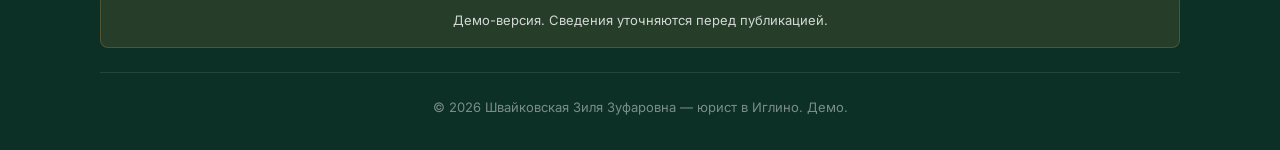
<file: semejnye-spory/index.html>
<!DOCTYPE html>
<html lang="ru">
<head>
  <meta charset="UTF-8">
  <meta name="viewport" content="width=device-width, initial-scale=1.0">
  <title>Семейные споры — алименты, развод, раздел имущества | Юрист в Иглино</title>
  <meta name="description" content="Семейные споры в Иглино: расторжение брака, алименты, раздел имущества. Консультация юриста Швайковской З. З.">
  <link rel="preconnect" href="https://fonts.googleapis.com">
  <link rel="preconnect" href="https://fonts.gstatic.com" crossorigin>
  <link href="https://fonts.googleapis.com/css2?family=Inter:wght@400;500;600&family=Manrope:wght@600;700&display=swap" rel="stylesheet">
  <link rel="stylesheet" href="../css/styles.css">
  <meta name="robots" content="noindex, nofollow">
</head>
<body>
  <div class="demo-badge">Демо</div>
  <header class="header" id="header">
    <div class="container header__inner">
      <a href="/" class="logo"><span class="logo__name">Швайковская З. З.</span><span class="logo__role">Юрист в Иглино</span></a>
      <nav class="nav">
        <a href="/bankrotstvo-fizicheskih-lic/">Банкротство</a>
        <a href="/dolgi-banki-kollektory/">Долги</a>
        <a href="/semejnye-spory/" class="active">Семейные</a>
        <a href="/sud-i-dokumenty/">Суд и документы</a>
        <a href="/kontakty/">Контакты</a>
      </nav>
      <div class="header__actions">
        <a href="tel:+79033113663" class="phone-link">8-903-311-36-63</a>
        <a href="tel:+79033113663" class="btn btn--primary">Позвонить</a>
        <button class="burger" id="burger" aria-label="Меню"><span></span><span></span><span></span></button>
      </div>
    </div>
  </header>
  <div class="mobile-menu" id="mobileMenu">
    <nav>
      <a href="/">Главная</a>
      <a href="/bankrotstvo-fizicheskih-lic/">Банкротство</a>
      <a href="/dolgi-banki-kollektory/">Долги</a>
      <a href="/semejnye-spory/">Семейные споры</a>
      <a href="/sud-i-dokumenty/">Суд и документы</a>
      <a href="/kontakty/">Контакты</a>
      <a href="tel:+79033113663" class="phone-link">8-903-311-36-63</a>
    </nav>
  </div>
  <main>
    <section class="page-hero">
      <div class="container">
        <div class="breadcrumb"><a href="/">Главная</a> <span>/</span> Семейные споры</div>
        <h1>Семейные споры</h1>
        <p>Расторжение брака, алименты, раздел имущества. Подготовка документов и защита интересов.</p>
      </div>
    </section>
    <section class="content-section">
      <div class="container">
        <div class="content-block">
          <h2>Расторжение брака</h2>
          <p>Развод через ЗАГС или суд — зависит от наличия детей и споров. Помогаю подготовить необходимые заявления и согласовать порядок действий.</p>
          <h2>Алименты</h2>
          <ul>
            <li>Взыскание алиментов на детей</li>
            <li>Изменение размера алиментов</li>
            <li>Взыскание задолженности по алиментам</li>
            <li>Подготовка соглашений и исков</li>
          </ul>
          <h2>Раздел имущества</h2>
          <p>Определение состава совместно нажитого имущества, оценка, подготовка соглашения или искового заявления.</p>
          <h2>Подготовка исков и соглашений</h2>
          <ul>
            <li>Исковые заявления о расторжении брака</li>
            <li>Заявления о взыскании алиментов</li>
            <li>Соглашения о разделе имущества</li>
            <li>Мировые соглашения</li>
          </ul>
          <h2>Представительство в суде</h2>
          <p>При необходимости — участие в судебных заседаниях. Объём и формат работы обсуждаются индивидуально после консультации.</p>
        </div>
      </div>
    </section>
    <section class="cta-block">
      <div class="container">
        <h2>Записаться на консультацию</h2>
        <p>Опишите кратко ситуацию — подскажу, с чего лучше начать и какие документы понадобятся.</p>
        <div class="cta-block__actions">
          <a href="tel:+79033113663" class="btn btn--gold btn--lg">Позвонить</a>
          <a href="https://wa.me/79033113663?text=Здравствуйте!%20Вопрос%20по%20семейным%20спорам" class="btn btn--outline btn--lg" style="border-color:rgba(255,255,255,0.35);color:#fff">WhatsApp</a>
        </div>
      </div>
    </section>
  </main>
  <footer class="footer">
    <div class="container">
      <div class="footer__demo-note">Демо-версия. Сведения уточняются перед публикацией.</div>
      <div class="footer__bottom">© 2026 Швайковская Зиля Зуфаровна — юрист в Иглино. Демо.</div>
    </div>
  </footer>
  <div class="sticky-call">
    <a href="tel:+79033113663" class="call" aria-label="Позвонить"><svg viewBox="0 0 24 24" fill="none" stroke="currentColor" stroke-width="2"><path d="M22 16.92v3a2 2 0 0 1-2.18 2 19.79 19.79 0 0 1-8.63-3.07 19.5 19.5 0 0 1-6-6 19.79 19.79 0 0 1-3.07-8.67A2 2 0 0 1 4.11 2h3a2 2 0 0 1 2 1.72 12.84 12.84 0 0 0 .7 2.81 2 2 0 0 1-.45 2.11L8.09 9.91a16 16 0 0 0 6 6l1.27-1.27a2 2 0 0 1 2.11-.45 12.84 12.84 0 0 0 2.81.7A2 2 0 0 1 22 16.92z"/></svg></a>
    <a href="https://wa.me/79033113663" class="wa" aria-label="WhatsApp"><svg viewBox="0 0 24 24" fill="currentColor"><path d="M17.472 14.382c-.297-.149-1.758-.867-2.03-.967-.273-.099-.471-.148-.67.15-.197.297-.767.966-.94 1.164-.173.199-.347.223-.644.075-.297-.15-1.255-.463-2.39-1.475-.883-.788-1.48-1.761-1.653-2.059-.173-.297-.018-.458.13-.606.134-.133.298-.347.446-.52.149-.174.198-.298.298-.497.099-.198.05-.371-.025-.52-.075-.149-.669-1.612-.916-2.207-.242-.579-.487-.5-.669-.51-.173-.008-.371-.01-.57-.01-.198 0-.52.074-.792.372-.272.297-1.04 1.016-1.04 2.479 0 1.462 1.065 2.875 1.213 3.074.149.198 2.096 3.2 5.077 4.487.709.306 1.262.489 1.694.625.712.227 1.36.195 1.871.118.571-.085 1.758-.719 2.006-1.413.248-.694.248-1.289.173-1.413-.074-.124-.272-.198-.57-.347m-5.421 7.403h-.004a9.87 9.87 0 01-5.031-1.378l-.361-.214-3.741.982.998-3.648-.235-.374a9.86 9.86 0 01-1.51-5.26c.001-5.45 4.436-9.884 9.888-9.884 2.64 0 5.122 1.03 6.988 2.898a9.825 9.825 0 012.893 6.994c-.003 5.45-4.435 9.884-9.885 9.884m8.413-18.297A11.815 11.815 0 0012.05 0C5.495 0 .16 5.335.157 11.892c0 2.096.547 4.142 1.588 5.945L.057 24l6.305-1.654a11.882 11.882 0 005.683 1.448h.005c6.554 0 11.89-5.335 11.893-11.893a11.821 11.821 0 00-3.48-8.413z"/></svg></a>
  </div>
  <script>
    const burger = document.getElementById('burger');
    const mobileMenu = document.getElementById('mobileMenu');
    burger.addEventListener('click', () => { burger.classList.toggle('active'); mobileMenu.classList.toggle('open'); document.body.style.overflow = mobileMenu.classList.contains('open') ? 'hidden' : ''; });
    mobileMenu.querySelectorAll('a').forEach(l => l.addEventListener('click', () => { burger.classList.remove('active'); mobileMenu.classList.remove('open'); document.body.style.overflow = ''; }));
    window.addEventListener('scroll', () => document.getElementById('header').classList.toggle('scrolled', window.scrollY > 20));
  </script>
</body>
</html>
</file>
<file: css/styles.css>
/* 
  Швайковская Зиля Зуфаровна — юрист в Иглино
  Демо-версия сайта. Дизайн-система по ТЗ.
*/

:root {
  --green: #154A38;
  --green-dark: #0C3025;
  --green-mid: #1A5C45;
  --cream: #F6F2EA;
  --gold: #B58A45;
  --gold-hover: #C9A05A;
  --text: #1E2622;
  --text-muted: #4A5568;
  --secondary: #E5ECE5;
  --white: #FFFFFF;
  --shadow: 0 4px 24px rgba(12, 48, 37, 0.08);
  --shadow-lg: 0 12px 40px rgba(12, 48, 37, 0.12);
  --radius: 12px;
  --radius-sm: 8px;
  --transition: 0.25s ease;
}

*, *::before, *::after {
  box-sizing: border-box;
  margin: 0;
  padding: 0;
}

html {
  scroll-behavior: smooth;
  font-size: 16px;
}

body {
  font-family: 'Inter', system-ui, -apple-system, sans-serif;
  color: var(--text);
  background: var(--cream);
  line-height: 1.6;
  -webkit-font-smoothing: antialiased;
}

img {
  max-width: 100%;
  height: auto;
  display: block;
}

a {
  color: inherit;
  text-decoration: none;
  transition: color var(--transition);
}

ul, ol {
  list-style: none;
}

/* Typography */
h1, h2, h3, h4 {
  font-family: 'Manrope', 'Inter', sans-serif;
  font-weight: 700;
  line-height: 1.25;
  color: var(--green-dark);
}

h1 { font-size: clamp(1.875rem, 4vw, 2.75rem); }
h2 { font-size: clamp(1.5rem, 3vw, 2rem); margin-bottom: 1rem; }
h3 { font-size: 1.25rem; }

p {
  margin-bottom: 1rem;
  color: var(--text-muted);
}

/* Layout */
.container {
  width: 100%;
  max-width: 1120px;
  margin: 0 auto;
  padding: 0 1.25rem;
}

.section {
  padding: 4rem 0;
}

.section--tight {
  padding: 3rem 0;
}

/* Header */
.header {
  position: sticky;
  top: 0;
  z-index: 100;
  background: rgba(246, 242, 234, 0.95);
  backdrop-filter: blur(12px);
  border-bottom: 1px solid rgba(21, 74, 56, 0.08);
  transition: box-shadow var(--transition);
}

.header.scrolled {
  box-shadow: var(--shadow);
}

.header__inner {
  display: flex;
  align-items: center;
  justify-content: space-between;
  height: 72px;
  gap: 1rem;
}

.logo {
  display: flex;
  flex-direction: column;
  gap: 0.1rem;
}

.logo__name {
  font-family: 'Manrope', sans-serif;
  font-weight: 700;
  font-size: 1rem;
  color: var(--green-dark);
  letter-spacing: -0.01em;
}

.logo__role {
  font-size: 0.75rem;
  color: var(--gold);
  font-weight: 500;
  text-transform: uppercase;
  letter-spacing: 0.04em;
}

.nav {
  display: none;
  gap: 1.75rem;
  align-items: center;
}

.nav a {
  font-size: 0.9375rem;
  font-weight: 500;
  color: var(--text);
  position: relative;
}

.nav a:hover,
.nav a.active {
  color: var(--green);
}

.nav a.active::after {
  content: '';
  position: absolute;
  bottom: -4px;
  left: 0;
  width: 100%;
  height: 2px;
  background: var(--gold);
  border-radius: 1px;
}

.header__actions {
  display: flex;
  align-items: center;
  gap: 0.75rem;
}

.phone-link {
  display: none;
  font-family: 'Manrope', sans-serif;
  font-weight: 600;
  font-size: 0.9375rem;
  color: var(--green-dark);
}

.phone-link:hover {
  color: var(--gold);
}

.btn {
  display: inline-flex;
  align-items: center;
  justify-content: center;
  gap: 0.5rem;
  padding: 0.75rem 1.5rem;
  font-family: 'Manrope', sans-serif;
  font-weight: 600;
  font-size: 0.9375rem;
  border-radius: var(--radius-sm);
  border: none;
  cursor: pointer;
  transition: all var(--transition);
  text-align: center;
  white-space: nowrap;
}

.btn--primary {
  background: var(--green);
  color: var(--white);
}

.btn--primary:hover {
  background: var(--green-mid);
  transform: translateY(-1px);
  box-shadow: 0 6px 20px rgba(21, 74, 56, 0.25);
}

.btn--gold {
  background: var(--gold);
  color: var(--white);
}

.btn--gold:hover {
  background: var(--gold-hover);
  transform: translateY(-1px);
}

.btn--outline {
  background: transparent;
  color: var(--green);
  border: 1.5px solid var(--green);
}

.btn--outline:hover {
  background: var(--green);
  color: var(--white);
}

.btn--lg {
  padding: 1rem 2rem;
  font-size: 1rem;
}

.btn--full {
  width: 100%;
}

/* Burger */
.burger {
  display: flex;
  flex-direction: column;
  gap: 5px;
  background: none;
  border: none;
  cursor: pointer;
  padding: 8px;
  z-index: 110;
}

.burger span {
  display: block;
  width: 22px;
  height: 2px;
  background: var(--green-dark);
  transition: var(--transition);
  border-radius: 1px;
}

.burger.active span:nth-child(1) {
  transform: translateY(7px) rotate(45deg);
}

.burger.active span:nth-child(2) {
  opacity: 0;
}

.burger.active span:nth-child(3) {
  transform: translateY(-7px) rotate(-45deg);
}

/* Mobile menu */
.mobile-menu {
  position: fixed;
  inset: 0;
  background: var(--cream);
  z-index: 105;
  padding: 5rem 1.5rem 2rem;
  transform: translateX(100%);
  transition: transform 0.3s ease;
  overflow-y: auto;
}

.mobile-menu.open {
  transform: translateX(0);
}

.mobile-menu nav {
  display: flex;
  flex-direction: column;
  gap: 1.25rem;
}

.mobile-menu a {
  font-size: 1.25rem;
  font-weight: 600;
  color: var(--green-dark);
  padding: 0.5rem 0;
  border-bottom: 1px solid var(--secondary);
}

.mobile-menu .phone-link {
  display: block;
  margin-top: 1.5rem;
  font-size: 1.125rem;
}

/* Hero */
.hero {
  background: linear-gradient(160deg, var(--green-dark) 0%, var(--green) 100%);
  color: var(--white);
  padding: 4.5rem 0 5rem;
  position: relative;
  overflow: hidden;
}

.hero::before {
  content: '';
  position: absolute;
  top: -20%;
  right: -10%;
  width: 50%;
  height: 140%;
  background: radial-gradient(ellipse, rgba(181, 138, 69, 0.15) 0%, transparent 70%);
  pointer-events: none;
}

.hero__inner {
  display: grid;
  gap: 2.5rem;
  position: relative;
  z-index: 1;
}

.hero__badge {
  display: inline-flex;
  align-items: center;
  gap: 0.5rem;
  background: rgba(255,255,255,0.1);
  border: 1px solid rgba(255,255,255,0.15);
  padding: 0.4rem 0.9rem;
  border-radius: 100px;
  font-size: 0.8125rem;
  font-weight: 500;
  color: var(--gold);
  margin-bottom: 1.25rem;
  width: fit-content;
}

.hero h1 {
  color: var(--white);
  margin-bottom: 1rem;
  max-width: 16ch;
}

.hero__subtitle {
  font-size: 1.125rem;
  color: rgba(255,255,255,0.85);
  margin-bottom: 1.5rem;
  max-width: 36ch;
}

.hero__tags {
  display: flex;
  flex-wrap: wrap;
  gap: 0.5rem;
  margin-bottom: 2rem;
}

.hero__tags span {
  background: rgba(255,255,255,0.08);
  border: 1px solid rgba(255,255,255,0.12);
  padding: 0.35rem 0.85rem;
  border-radius: 100px;
  font-size: 0.8125rem;
  color: rgba(255,255,255,0.9);
}

.hero__cta {
  display: flex;
  flex-wrap: wrap;
  gap: 0.75rem;
}

.hero__note {
  margin-top: 1.5rem;
  font-size: 0.8125rem;
  color: rgba(255,255,255,0.55);
  max-width: 42ch;
}

/* About */
.about {
  background: var(--white);
}

.about__grid {
  display: grid;
  gap: 2.5rem;
  align-items: start;
}

.about__photo {
  width: 100%;
  max-width: 320px;
  aspect-ratio: 3/4;
  background: linear-gradient(145deg, var(--secondary) 0%, #d4ddd4 100%);
  border-radius: var(--radius);
  display: flex;
  align-items: center;
  justify-content: center;
  position: relative;
  overflow: hidden;
  box-shadow: var(--shadow-lg);
}

.about__photo-placeholder {
  text-align: center;
  padding: 2rem;
  color: var(--green);
}

.about__photo-placeholder svg {
  width: 64px;
  height: 64px;
  margin: 0 auto 1rem;
  opacity: 0.4;
}

.about__photo-placeholder p {
  font-size: 0.875rem;
  color: var(--text-muted);
}

.about__content h2 {
  margin-bottom: 0.5rem;
}

.about__role {
  color: var(--gold);
  font-weight: 600;
  font-size: 0.9375rem;
  margin-bottom: 1.25rem;
}

.about__text {
  margin-bottom: 1.5rem;
}

.about__directions {
  display: flex;
  flex-wrap: wrap;
  gap: 0.5rem;
}

.about__directions span {
  background: var(--secondary);
  color: var(--green-dark);
  padding: 0.4rem 0.85rem;
  border-radius: 100px;
  font-size: 0.8125rem;
  font-weight: 500;
}

/* Services */
.services {
  background: var(--cream);
}

.services__header {
  text-align: center;
  max-width: 540px;
  margin: 0 auto 2.5rem;
}

.services__grid {
  display: grid;
  gap: 1.25rem;
}

.service-card {
  background: var(--white);
  border-radius: var(--radius);
  padding: 1.75rem;
  box-shadow: var(--shadow);
  transition: all var(--transition);
  border: 1px solid transparent;
  display: flex;
  flex-direction: column;
  height: 100%;
}

.service-card:hover {
  transform: translateY(-4px);
  box-shadow: var(--shadow-lg);
  border-color: rgba(181, 138, 69, 0.25);
}

.service-card__icon {
  width: 48px;
  height: 48px;
  background: var(--secondary);
  border-radius: 10px;
  display: flex;
  align-items: center;
  justify-content: center;
  margin-bottom: 1.25rem;
  color: var(--green);
}

.service-card__icon svg {
  width: 24px;
  height: 24px;
}

.service-card h3 {
  margin-bottom: 0.5rem;
  font-size: 1.125rem;
}

.service-card p {
  font-size: 0.9375rem;
  flex-grow: 1;
  margin-bottom: 1.25rem;
}

.service-card__link {
  font-weight: 600;
  font-size: 0.875rem;
  color: var(--green);
  display: inline-flex;
  align-items: center;
  gap: 0.35rem;
}

.service-card__link:hover {
  color: var(--gold);
}

.service-card__link svg {
  width: 16px;
  height: 16px;
  transition: transform var(--transition);
}

.service-card:hover .service-card__link svg {
  transform: translateX(3px);
}

/* How it works */
.how {
  background: var(--white);
}

.how__steps {
  display: grid;
  gap: 1.5rem;
  counter-reset: step;
}

.how__step {
  display: grid;
  grid-template-columns: auto 1fr;
  gap: 1.25rem;
  align-items: start;
  padding: 1.5rem;
  background: var(--cream);
  border-radius: var(--radius);
}

.how__num {
  width: 40px;
  height: 40px;
  background: var(--green);
  color: var(--white);
  border-radius: 50%;
  display: flex;
  align-items: center;
  justify-content: center;
  font-family: 'Manrope', sans-serif;
  font-weight: 700;
  font-size: 1.125rem;
  flex-shrink: 0;
}

.how__step h3 {
  margin-bottom: 0.35rem;
  font-size: 1.0625rem;
}

.how__step p {
  font-size: 0.9375rem;
  margin: 0;
}

/* Features */
.features {
  background: var(--green-dark);
  color: var(--white);
}

.features h2 {
  color: var(--white);
  text-align: center;
  margin-bottom: 0.5rem;
}

.features__sub {
  text-align: center;
  color: rgba(255,255,255,0.7);
  margin-bottom: 2.5rem;
}

.features__grid {
  display: grid;
  grid-template-columns: repeat(auto-fill, minmax(200px, 1fr));
  gap: 1rem;
}

.feature-item {
  background: rgba(255,255,255,0.06);
  border: 1px solid rgba(255,255,255,0.1);
  border-radius: var(--radius-sm);
  padding: 1.25rem;
  text-align: center;
}

.feature-item span {
  display: block;
  font-size: 0.9375rem;
  font-weight: 500;
  color: rgba(255,255,255,0.9);
}

/* CTA block */
.cta-block {
  background: linear-gradient(135deg, var(--green) 0%, var(--green-dark) 100%);
  color: var(--white);
  text-align: center;
  padding: 4rem 0;
}

.cta-block h2 {
  color: var(--white);
  margin-bottom: 0.75rem;
}

.cta-block p {
  color: rgba(255,255,255,0.8);
  max-width: 420px;
  margin: 0 auto 1.75rem;
}

.cta-block__actions {
  display: flex;
  flex-wrap: wrap;
  justify-content: center;
  gap: 0.75rem;
}

/* Page hero */
.page-hero {
  background: var(--green-dark);
  color: var(--white);
  padding: 3.5rem 0 3rem;
}

.page-hero h1 {
  color: var(--white);
  margin-bottom: 0.75rem;
}

.page-hero p {
  color: rgba(255,255,255,0.8);
  max-width: 48ch;
  margin: 0;
  font-size: 1.0625rem;
}

.breadcrumb {
  display: flex;
  flex-wrap: wrap;
  gap: 0.5rem;
  font-size: 0.8125rem;
  margin-bottom: 1.25rem;
  color: rgba(255,255,255,0.55);
}

.breadcrumb a {
  color: rgba(255,255,255,0.7);
}

.breadcrumb a:hover {
  color: var(--gold);
}

.breadcrumb span {
  color: rgba(255,255,255,0.4);
}

/* Content sections */
.content-section {
  padding: 3rem 0;
}

.content-section:nth-child(even) {
  background: var(--white);
}

.content-block {
  max-width: 720px;
}

.content-block h2 {
  margin-bottom: 1rem;
}

.content-block h3 {
  margin: 1.75rem 0 0.75rem;
  font-size: 1.125rem;
}

.content-block ul {
  margin: 1rem 0 1.5rem;
  padding-left: 0;
}

.content-block li {
  position: relative;
  padding-left: 1.5rem;
  margin-bottom: 0.65rem;
  color: var(--text-muted);
  font-size: 0.975rem;
}

.content-block li::before {
  content: '';
  position: absolute;
  left: 0;
  top: 0.55em;
  width: 7px;
  height: 7px;
  background: var(--gold);
  border-radius: 50%;
}

/* FAQ */
.faq {
  max-width: 720px;
}

.faq-item {
  border-bottom: 1px solid var(--secondary);
}

.faq-item summary {
  padding: 1.15rem 0;
  font-weight: 600;
  font-family: 'Manrope', sans-serif;
  cursor: pointer;
  list-style: none;
  display: flex;
  justify-content: space-between;
  align-items: center;
  gap: 1rem;
  color: var(--green-dark);
}

.faq-item summary::-webkit-details-marker {
  display: none;
}

.faq-item summary::after {
  content: '+';
  font-size: 1.25rem;
  color: var(--gold);
  font-weight: 400;
  transition: transform var(--transition);
}

.faq-item[open] summary::after {
  content: '−';
}

.faq-item p {
  padding-bottom: 1.25rem;
  font-size: 0.9375rem;
  margin: 0;
}

/* Contact page */
.contact-grid {
  display: grid;
  gap: 2rem;
}

.contact-card {
  background: var(--white);
  border-radius: var(--radius);
  padding: 2rem;
  box-shadow: var(--shadow);
}

.contact-card h3 {
  margin-bottom: 1rem;
  font-size: 1.125rem;
}

.contact-info {
  display: flex;
  flex-direction: column;
  gap: 1rem;
}

.contact-info a {
  display: flex;
  align-items: center;
  gap: 0.75rem;
  font-weight: 500;
  color: var(--green-dark);
}

.contact-info a:hover {
  color: var(--gold);
}

.contact-info svg {
  width: 20px;
  height: 20px;
  color: var(--gold);
  flex-shrink: 0;
}

.form-note {
  background: var(--secondary);
  border-radius: var(--radius-sm);
  padding: 1.25rem;
  font-size: 0.875rem;
  color: var(--text-muted);
  margin-top: 1.5rem;
}

/* Footer */
.footer {
  background: var(--green-dark);
  color: rgba(255,255,255,0.7);
  padding: 3rem 0 2rem;
}

.footer__grid {
  display: grid;
  gap: 2rem;
  margin-bottom: 2.5rem;
}

.footer__brand .logo__name {
  color: var(--white);
  font-size: 1.0625rem;
}

.footer__brand .logo__role {
  color: var(--gold);
}

.footer__brand p {
  margin-top: 1rem;
  font-size: 0.875rem;
  color: rgba(255,255,255,0.55);
  max-width: 28ch;
}

.footer h4 {
  color: var(--white);
  font-size: 0.875rem;
  text-transform: uppercase;
  letter-spacing: 0.05em;
  margin-bottom: 1rem;
  font-weight: 600;
}

.footer__links {
  display: flex;
  flex-direction: column;
  gap: 0.6rem;
}

.footer__links a {
  font-size: 0.9rem;
  color: rgba(255,255,255,0.65);
}

.footer__links a:hover {
  color: var(--gold);
}

.footer__bottom {
  border-top: 1px solid rgba(255,255,255,0.1);
  padding-top: 1.5rem;
  font-size: 0.8125rem;
  color: rgba(255,255,255,0.45);
  text-align: center;
}

.footer__demo-note {
  background: rgba(181, 138, 69, 0.15);
  border: 1px solid rgba(181, 138, 69, 0.3);
  border-radius: var(--radius-sm);
  padding: 1rem 1.25rem;
  margin-bottom: 1.5rem;
  font-size: 0.8125rem;
  color: rgba(255,255,255,0.8);
  text-align: center;
}

/* Sticky mobile call */
.sticky-call {
  position: fixed;
  bottom: 1.25rem;
  right: 1.25rem;
  z-index: 90;
  display: flex;
  gap: 0.5rem;
}

.sticky-call a {
  width: 56px;
  height: 56px;
  border-radius: 50%;
  display: flex;
  align-items: center;
  justify-content: center;
  box-shadow: 0 6px 24px rgba(0,0,0,0.2);
  transition: transform var(--transition);
}

.sticky-call a:hover {
  transform: scale(1.08);
}

.sticky-call .call {
  background: var(--green);
  color: white;
}

.sticky-call .wa {
  background: #25D366;
  color: white;
}

.sticky-call svg {
  width: 24px;
  height: 24px;
}

/* Legal pages */
.legal-content {
  max-width: 720px;
  padding: 3rem 0 4rem;
}

.legal-content h1 {
  margin-bottom: 1.5rem;
}

.legal-content h2 {
  font-size: 1.25rem;
  margin: 2rem 0 0.75rem;
}

.legal-content p, .legal-content li {
  font-size: 0.95rem;
  color: var(--text-muted);
}

.legal-content ul {
  margin: 1rem 0;
}

.legal-content li {
  padding-left: 1.25rem;
  position: relative;
  margin-bottom: 0.5rem;
}

.legal-content li::before {
  content: '•';
  position: absolute;
  left: 0;
  color: var(--gold);
}

.legal-note {
  background: var(--secondary);
  padding: 1.25rem;
  border-radius: var(--radius-sm);
  margin-top: 2rem;
  font-size: 0.875rem;
}

/* Responsive */
@media (min-width: 640px) {
  .services__grid {
    grid-template-columns: repeat(2, 1fr);
  }
  
  .how__steps {
    grid-template-columns: repeat(3, 1fr);
  }
  
  .how__step {
    grid-template-columns: 1fr;
    text-align: center;
  }
  
  .how__num {
    margin: 0 auto 0.75rem;
  }
  
  .hero__cta {
    flex-wrap: nowrap;
  }
}

@media (min-width: 768px) {
  .nav {
    display: flex;
  }
  
  .phone-link {
    display: block;
  }
  
  .burger {
    display: none;
  }
  
  .about__grid {
    grid-template-columns: 280px 1fr;
    gap: 3.5rem;
  }
  
  .services__grid {
    grid-template-columns: repeat(3, 1fr);
  }
  
  .footer__grid {
    grid-template-columns: 1.4fr 1fr 1fr 1fr;
  }
  
  .contact-grid {
    grid-template-columns: 1fr 1fr;
  }
  
  .sticky-call {
    display: none;
  }
}

@media (min-width: 1024px) {
  .hero__inner {
    grid-template-columns: 1.1fr 0.9fr;
    align-items: center;
  }
  
  .section {
    padding: 5rem 0;
  }
}

/* Utility */
.text-center { text-align: center; }
.mt-2 { margin-top: 2rem; }
.mb-0 { margin-bottom: 0; }

/* Demo badge */
.demo-badge {
  position: fixed;
  top: 80px;
  left: 0;
  background: var(--gold);
  color: white;
  font-size: 0.7rem;
  font-weight: 600;
  padding: 0.35rem 0.75rem;
  border-radius: 0 4px 4px 0;
  z-index: 50;
  letter-spacing: 0.03em;
  text-transform: uppercase;
}
</file>
